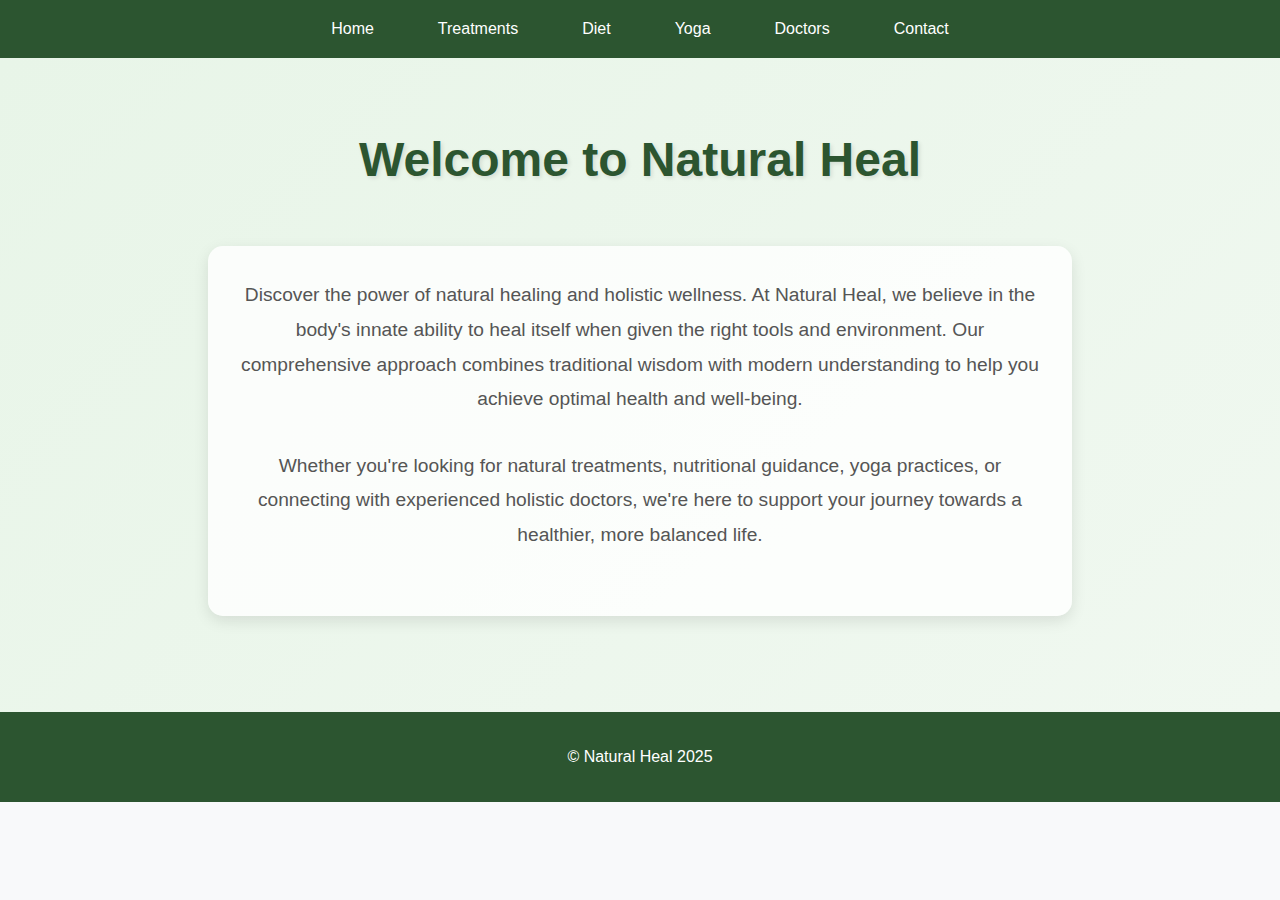
<file: natural heal project/index.html>
<!DOCTYPE html>
<html lang="en">
<head>
    <meta charset="UTF-8">
    <meta name="viewport" content="width=device-width, initial-scale=1.0">
    <title>Natural Heal - Your Wellness Journey</title>
    <link rel="stylesheet" href="style.css">
</head>
<body>
    <!-- Navigation Bar -->
    <nav>
        <ul>
            <li><a href="#home">Home</a></li>
            <li><a href="#treatments">Treatments</a></li>
            <li><a href="#diet">Diet</a></li>
            <li><a href="#yoga">Yoga</a></li>
            <li><a href="#doctors">Doctors</a></li>
            <li><a href="#contact">Contact</a></li>
        </ul>
    </nav>

    <!-- Welcome Section -->
    <section class="welcome-section" id="home">
        <h1>Welcome to Natural Heal</h1>
        <div class="intro-text">
            <p>Discover the power of natural healing and holistic wellness. At Natural Heal, we believe in the body's innate ability to heal itself when given the right tools and environment. Our comprehensive approach combines traditional wisdom with modern understanding to help you achieve optimal health and well-being.</p>
            <p>Whether you're looking for natural treatments, nutritional guidance, yoga practices, or connecting with experienced holistic doctors, we're here to support your journey towards a healthier, more balanced life.</p>
        </div>
    </section>

    <!-- Footer -->
    <footer>
        <p>&copy; Natural Heal 2025</p>
    </footer>
</body>
</html>
</file>
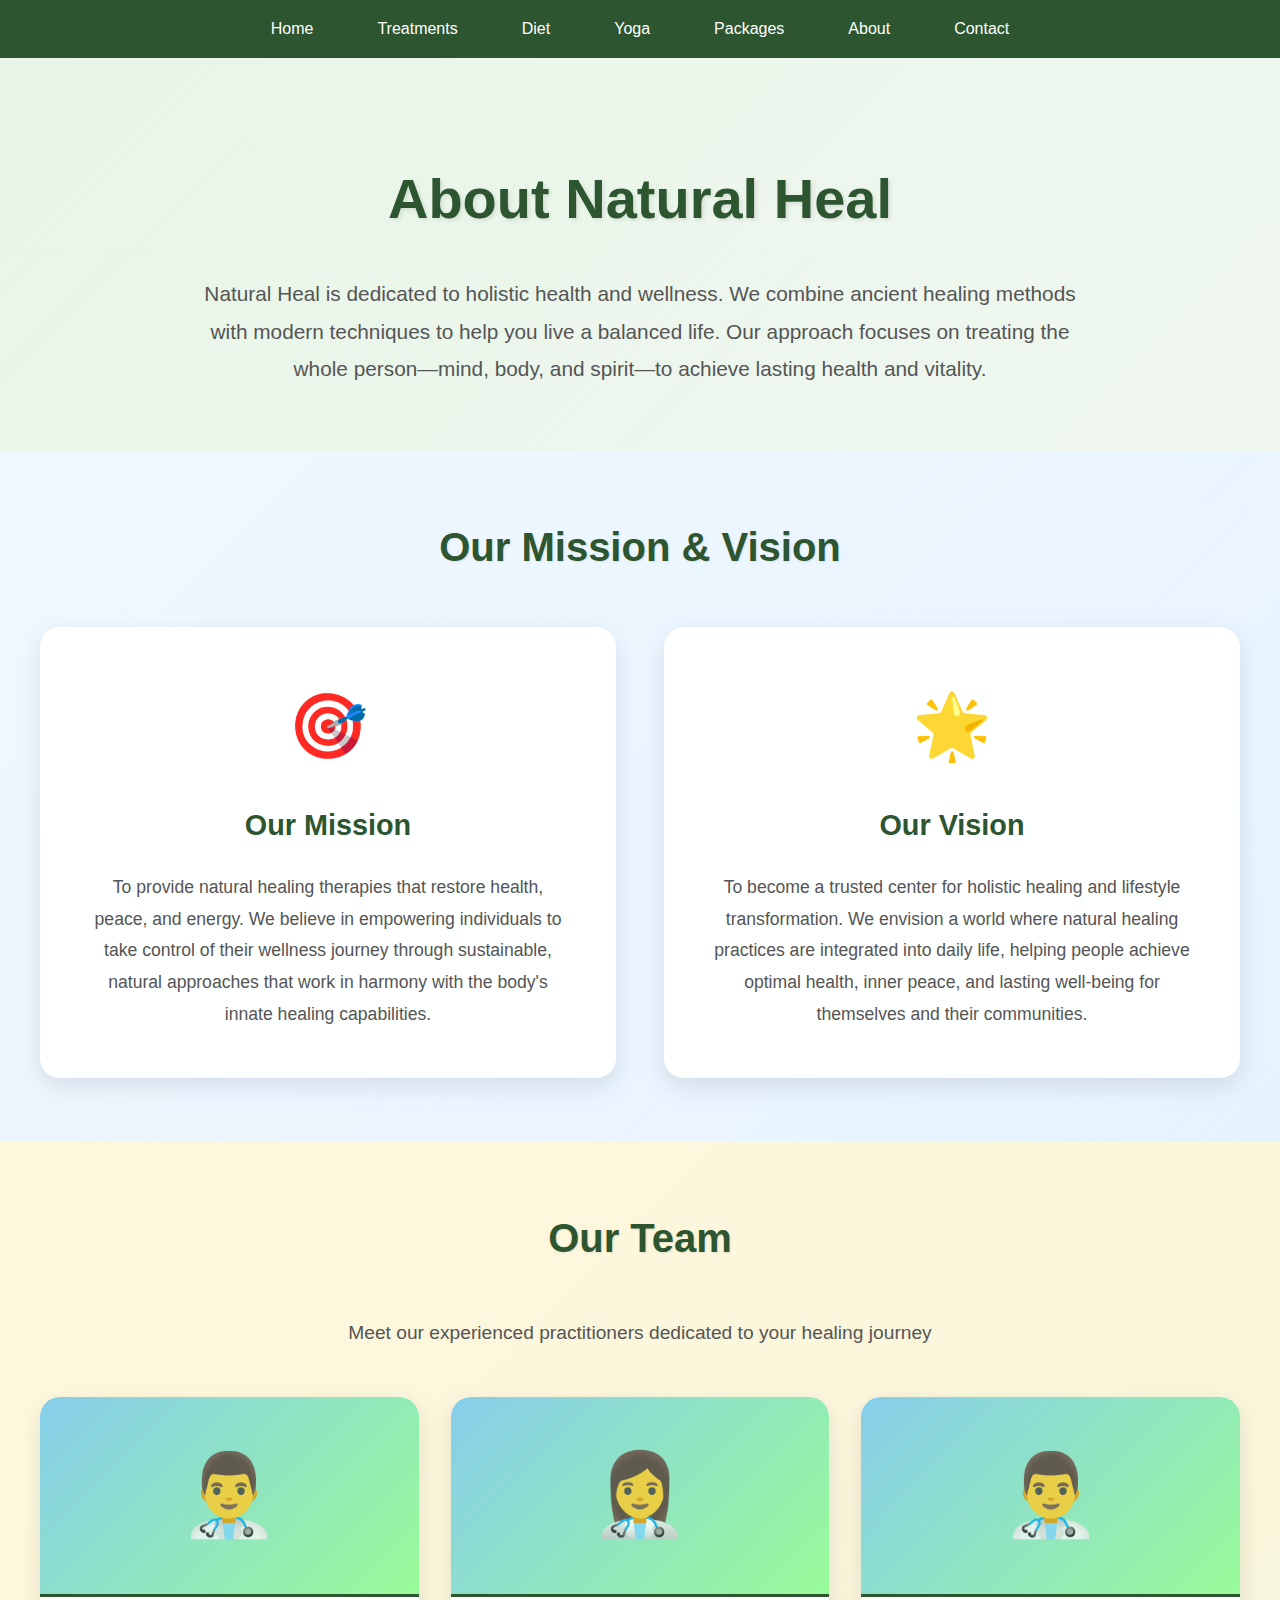
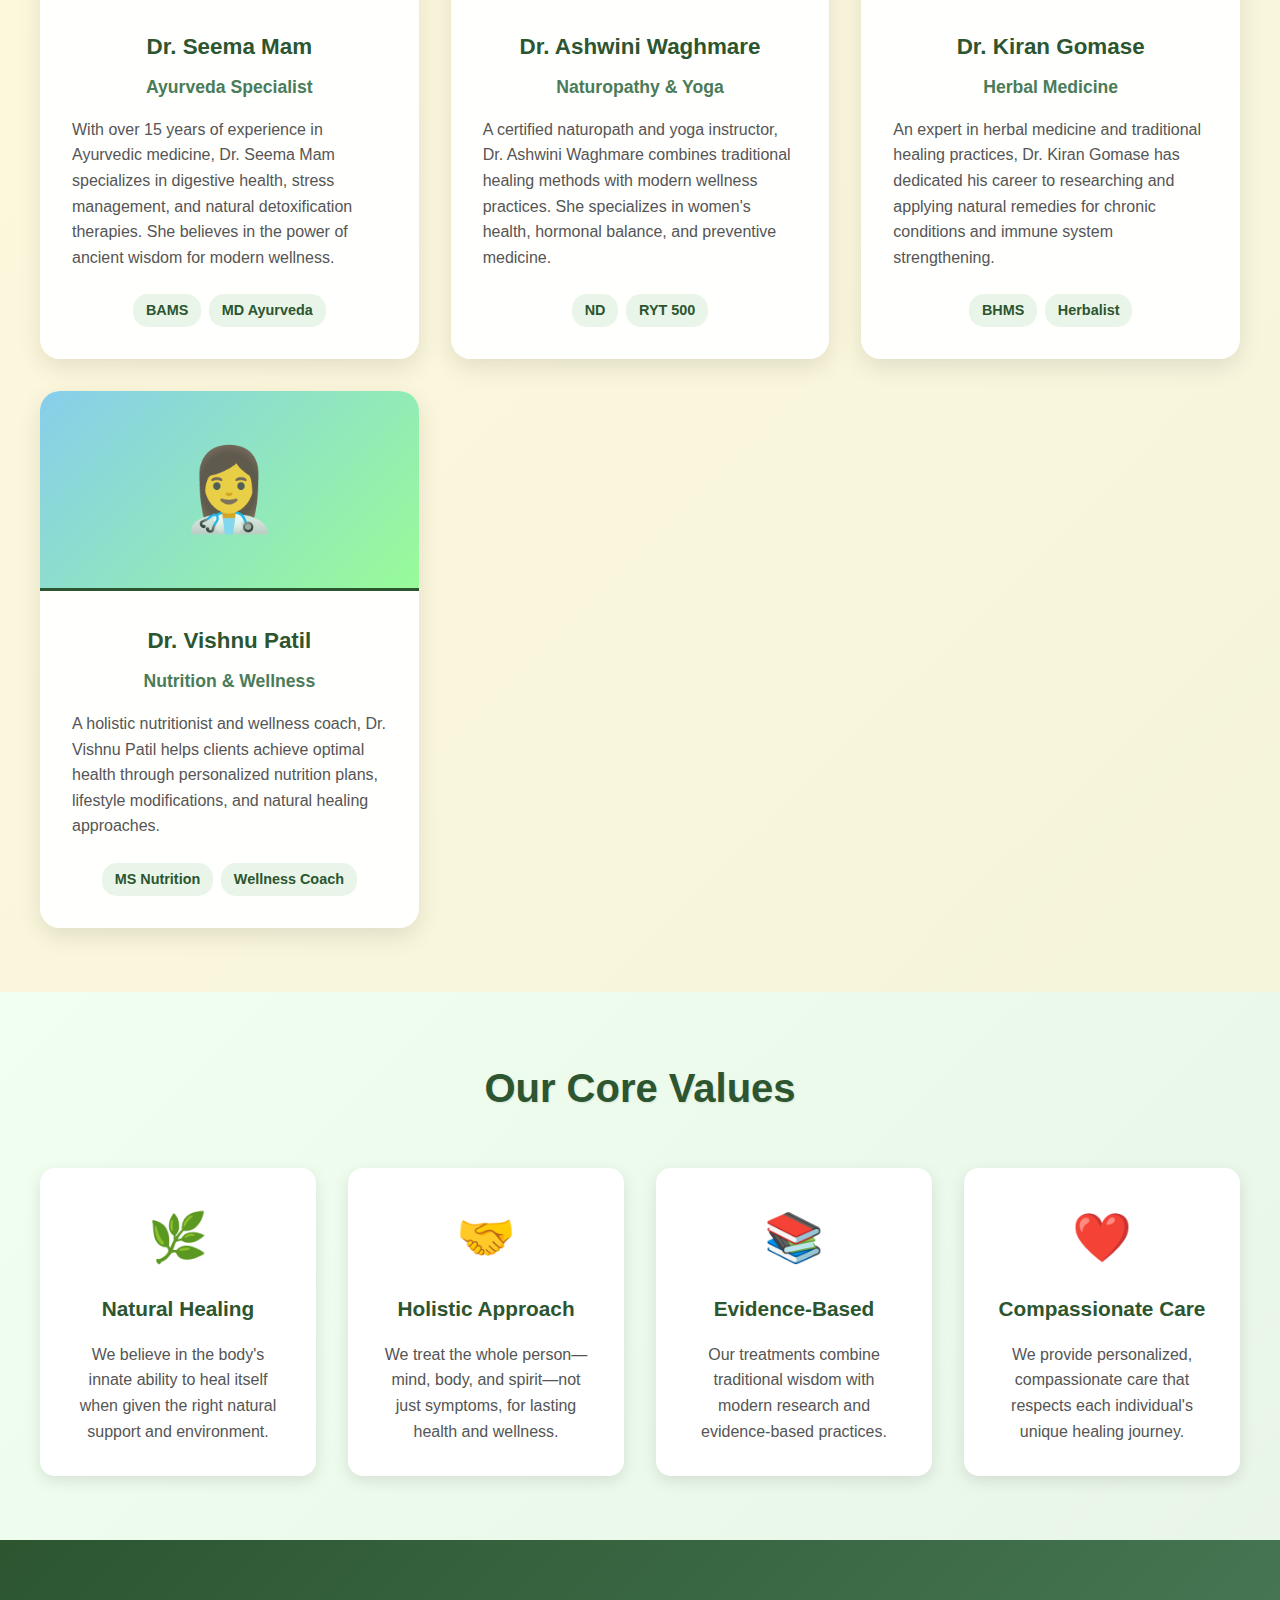
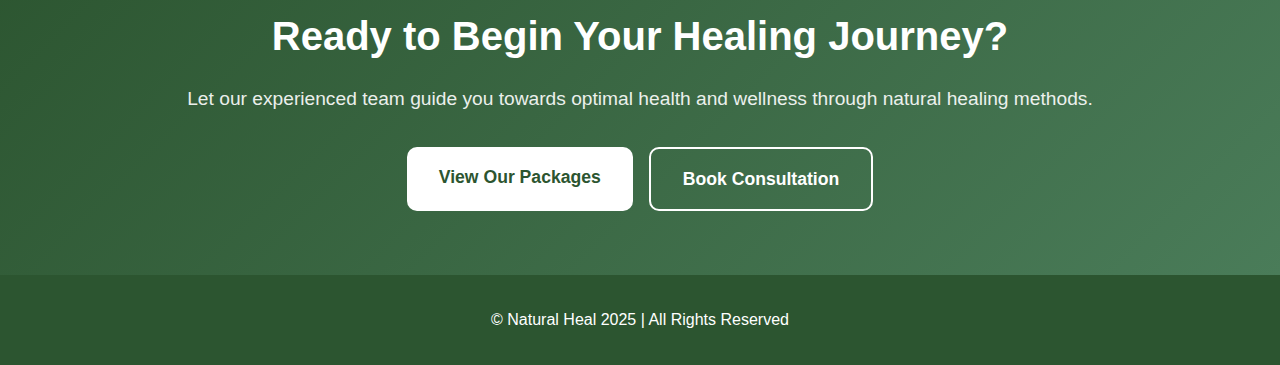
<file: natural heal project/about.html>
<!DOCTYPE html>
<html lang="en">
<head>
    <meta charset="UTF-8">
    <meta name="viewport" content="width=device-width, initial-scale=1.0">
    <title>About Us - Natural Heal</title>
    <link rel="stylesheet" href="style.css">
</head>
<body>
    <!-- Navigation Bar -->
    <nav>
        <ul>
            <li><a href="index.html">Home</a></li>
            <li><a href="treatments.html">Treatments</a></li>
            <li><a href="diet.html">Diet</a></li>
            <li><a href="yoga.html">Yoga</a></li>
            <li><a href="packages.html">Packages</a></li>
            <li><a href="about.html">About</a></li>
            <li><a href="#contact">Contact</a></li>
        </ul>
    </nav>

    <!-- Hero Section -->
    <section class="about-hero">
        <div class="container">
            <h1>About Natural Heal</h1>
            <div class="hero-content">
                <p class="hero-intro">
                    Natural Heal is dedicated to holistic health and wellness. We combine ancient healing methods 
                    with modern techniques to help you live a balanced life. Our approach focuses on treating the 
                    whole person—mind, body, and spirit—to achieve lasting health and vitality.
                </p>
            </div>
        </div>
    </section>

    <!-- Mission & Vision Section -->
    <section class="mission-vision-section">
        <div class="container">
            <h2>Our Mission & Vision</h2>
            <div class="mission-vision-grid">
                <div class="mission-card">
                    <div class="mission-icon">🎯</div>
                    <h3>Our Mission</h3>
                    <p>
                        To provide natural healing therapies that restore health, peace, and energy. 
                        We believe in empowering individuals to take control of their wellness journey 
                        through sustainable, natural approaches that work in harmony with the body's 
                        innate healing capabilities.
                    </p>
                </div>
                <div class="vision-card">
                    <div class="vision-icon">🌟</div>
                    <h3>Our Vision</h3>
                    <p>
                        To become a trusted center for holistic healing and lifestyle transformation. 
                        We envision a world where natural healing practices are integrated into daily 
                        life, helping people achieve optimal health, inner peace, and lasting well-being 
                        for themselves and their communities.
                    </p>
                </div>
            </div>
        </div>
    </section>

    <!-- Our Team Section -->
    <section class="team-section">
        <div class="container">
            <h2>Our Team</h2>
            <p class="team-subtitle">Meet our experienced practitioners dedicated to your healing journey</p>
            
            <div class="team-grid">
                <!-- Team Member 1 -->
                <div class="team-card">
                    <div class="team-image">
                        <div class="placeholder-image">👨‍⚕️</div>
                    </div>
                    <div class="team-content">
                        <h3>Dr. Seema Mam</h3>
                        <p class="specialization">Ayurveda Specialist</p>
                        <p class="team-description">
                            With over 15 years of experience in Ayurvedic medicine, Dr. Seema Mam
                            specializes in digestive health, stress management, and natural detoxification therapies. 
                            She believes in the power of ancient wisdom for modern wellness.
                        </p>
                        <div class="team-qualifications">
                            <span class="qualification">BAMS</span>
                            <span class="qualification">MD Ayurveda</span>
                        </div>
                    </div>
                </div>

                <!-- Team Member 2 -->
                <div class="team-card">
                    <div class="team-image">
                        <div class="placeholder-image">👩‍⚕️</div>
                    </div>
                    <div class="team-content">
                        <h3>Dr. Ashwini Waghmare</h3>
                        <p class="specialization">Naturopathy & Yoga</p>
                        <p class="team-description">
                            A certified naturopath and yoga instructor, Dr. Ashwini Waghmare combines traditional 
                            healing methods with modern wellness practices. She specializes in women's 
                            health, hormonal balance, and preventive medicine.
                        </p>
                        <div class="team-qualifications">
                            <span class="qualification">ND</span>
                            <span class="qualification">RYT 500</span>
                        </div>
                    </div>
                </div>

                <!-- Team Member 3 -->
                <div class="team-card">
                    <div class="team-image">
                        <div class="placeholder-image">👨‍⚕️</div>
                    </div>
                    <div class="team-content">
                        <h3>Dr. Kiran Gomase</h3>
                        <p class="specialization">Herbal Medicine</p>
                        <p class="team-description">
                            An expert in herbal medicine and traditional healing practices, Dr. Kiran Gomase 
                            has dedicated his career to researching and applying natural remedies for 
                            chronic conditions and immune system strengthening.
                        </p>
                        <div class="team-qualifications">
                            <span class="qualification">BHMS</span>
                            <span class="qualification">Herbalist</span>
                        </div>
                    </div>
                </div>

                <!-- Team Member 4 -->
                <div class="team-card">
                    <div class="team-image">
                        <div class="placeholder-image">👩‍⚕️</div>
                    </div>
                    <div class="team-content">
                        <h3>Dr. Vishnu Patil</h3>
                        <p class="specialization">Nutrition & Wellness</p>
                        <p class="team-description">
                            A holistic nutritionist and wellness coach, Dr. Vishnu Patil helps clients achieve 
                            optimal health through personalized nutrition plans, lifestyle modifications, 
                            and natural healing approaches.
                        </p>
                        <div class="team-qualifications">
                            <span class="qualification">MS Nutrition</span>
                            <span class="qualification">Wellness Coach</span>
                        </div>
                    </div>
                </div>
            </div>
        </div>
    </section>

    <!-- Values Section -->
    <section class="values-section">
        <div class="container">
            <h2>Our Core Values</h2>
            <div class="values-grid">
                <div class="value-card">
                    <div class="value-icon">🌿</div>
                    <h4>Natural Healing</h4>
                    <p>We believe in the body's innate ability to heal itself when given the right natural support and environment.</p>
                </div>
                <div class="value-card">
                    <div class="value-icon">🤝</div>
                    <h4>Holistic Approach</h4>
                    <p>We treat the whole person—mind, body, and spirit—not just symptoms, for lasting health and wellness.</p>
                </div>
                <div class="value-card">
                    <div class="value-icon">📚</div>
                    <h4>Evidence-Based</h4>
                    <p>Our treatments combine traditional wisdom with modern research and evidence-based practices.</p>
                </div>
                <div class="value-card">
                    <div class="value-icon">❤️</div>
                    <h4>Compassionate Care</h4>
                    <p>We provide personalized, compassionate care that respects each individual's unique healing journey.</p>
                </div>
            </div>
        </div>
    </section>

    <!-- Call to Action -->
    <section class="cta-section">
        <div class="container">
            <div class="cta-content">
                <h3>Ready to Begin Your Healing Journey?</h3>
                <p>Let our experienced team guide you towards optimal health and wellness through natural healing methods.</p>
                <div class="cta-buttons">
                    <a href="packages.html" class="cta-btn primary">View Our Packages</a>
                    <a href="appointment.php" class="cta-btn secondary">Book Consultation</a>
                </div>
            </div>
        </div>
    </section>

    <!-- Footer -->
    <footer>
        <p>&copy; Natural Heal 2025 | All Rights Reserved</p>
    </footer>

    <style>
        /* Additional styles for about.html */
        .about-hero {
            background: linear-gradient(135deg, #e8f5e8, #f0f8f0);
            padding: 6rem 2rem 4rem;
            text-align: center;
        }

        .about-hero h1 {
            font-size: 3.5rem;
            color: #2c5530;
            margin-bottom: 2rem;
            text-shadow: 2px 2px 4px rgba(0,0,0,0.1);
        }

        .hero-intro {
            font-size: 1.3rem;
            color: #555;
            max-width: 900px;
            margin: 0 auto;
            line-height: 1.8;
        }

        .mission-vision-section, .team-section, .values-section, .cta-section {
            padding: 4rem 2rem;
        }

        .mission-vision-section {
            background: linear-gradient(135deg, #f0f8ff, #e6f3ff);
        }

        .team-section {
            background: linear-gradient(135deg, #fff8dc, #f5f5dc);
        }

        .values-section {
            background: linear-gradient(135deg, #f0fff0, #e8f5e8);
        }

        .cta-section {
            background: linear-gradient(135deg, #2c5530, #4a7c59);
            color: white;
        }

        .container {
            max-width: 1200px;
            margin: 0 auto;
        }

        .mission-vision-section h2, .team-section h2, .values-section h2 {
            font-size: 2.5rem;
            color: #2c5530;
            text-align: center;
            margin-bottom: 3rem;
            text-shadow: 1px 1px 2px rgba(0,0,0,0.1);
        }

        .mission-vision-grid {
            display: grid;
            grid-template-columns: repeat(auto-fit, minmax(400px, 1fr));
            gap: 3rem;
        }

        .mission-card, .vision-card {
            background-color: rgba(255, 255, 255, 0.95);
            padding: 3rem;
            border-radius: 20px;
            box-shadow: 0 8px 25px rgba(0,0,0,0.1);
            text-align: center;
            transition: transform 0.3s ease;
        }

        .mission-card:hover, .vision-card:hover {
            transform: translateY(-5px);
        }

        .mission-icon, .vision-icon {
            font-size: 4rem;
            margin-bottom: 1.5rem;
        }

        .mission-card h3, .vision-card h3 {
            color: #2c5530;
            font-size: 1.8rem;
            margin-bottom: 1.5rem;
        }

        .mission-card p, .vision-card p {
            color: #555;
            line-height: 1.8;
            font-size: 1.1rem;
        }

        .team-subtitle {
            text-align: center;
            font-size: 1.2rem;
            color: #555;
            margin-bottom: 3rem;
        }

        .team-grid {
            display: grid;
            grid-template-columns: repeat(auto-fit, minmax(280px, 1fr));
            gap: 2rem;
        }

        .team-card {
            background-color: rgba(255, 255, 255, 0.95);
            border-radius: 20px;
            overflow: hidden;
            box-shadow: 0 8px 25px rgba(0,0,0,0.1);
            transition: transform 0.3s ease, box-shadow 0.3s ease;
        }

        .team-card:hover {
            transform: translateY(-8px);
            box-shadow: 0 15px 35px rgba(0,0,0,0.15);
        }

        .team-image {
            height: 200px;
            background: linear-gradient(135deg, #87ceeb, #98fb98);
            display: flex;
            align-items: center;
            justify-content: center;
            border-bottom: 3px solid #2c5530;
        }

        .placeholder-image {
            font-size: 5rem;
            opacity: 0.8;
        }

        .team-content {
            padding: 2rem;
            text-align: center;
        }

        .team-content h3 {
            color: #2c5530;
            font-size: 1.4rem;
            margin-bottom: 0.5rem;
        }

        .specialization {
            color: #4a7c59;
            font-weight: bold;
            margin-bottom: 1rem;
            font-size: 1.1rem;
        }

        .team-description {
            color: #555;
            line-height: 1.6;
            margin-bottom: 1.5rem;
            text-align: left;
        }

        .team-qualifications {
            display: flex;
            gap: 0.5rem;
            justify-content: center;
            flex-wrap: wrap;
        }

        .qualification {
            background-color: #e8f5e8;
            color: #2c5530;
            padding: 0.3rem 0.8rem;
            border-radius: 15px;
            font-size: 0.9rem;
            font-weight: bold;
        }

        .values-grid {
            display: grid;
            grid-template-columns: repeat(auto-fit, minmax(250px, 1fr));
            gap: 2rem;
        }

        .value-card {
            background-color: rgba(255, 255, 255, 0.95);
            padding: 2rem;
            border-radius: 15px;
            text-align: center;
            box-shadow: 0 5px 15px rgba(0,0,0,0.1);
            transition: transform 0.3s ease;
        }

        .value-card:hover {
            transform: translateY(-5px);
        }

        .value-icon {
            font-size: 3rem;
            margin-bottom: 1rem;
        }

        .value-card h4 {
            color: #2c5530;
            font-size: 1.3rem;
            margin-bottom: 1rem;
        }

        .value-card p {
            color: #555;
            line-height: 1.6;
        }

        .cta-content {
            text-align: center;
        }

        .cta-content h3 {
            font-size: 2.5rem;
            margin-bottom: 1rem;
        }

        .cta-content p {
            font-size: 1.2rem;
            margin-bottom: 2rem;
            opacity: 0.9;
        }

        .cta-buttons {
            display: flex;
            gap: 1rem;
            justify-content: center;
            flex-wrap: wrap;
        }

        .cta-btn {
            padding: 1rem 2rem;
            border-radius: 10px;
            text-decoration: none;
            font-weight: bold;
            font-size: 1.1rem;
            transition: all 0.3s ease;
            display: inline-block;
        }

        .cta-btn.primary {
            background-color: white;
            color: #2c5530;
        }

        .cta-btn.primary:hover {
            background-color: #f8f9fa;
            transform: translateY(-2px);
        }

        .cta-btn.secondary {
            background-color: transparent;
            color: white;
            border: 2px solid white;
        }

        .cta-btn.secondary:hover {
            background-color: white;
            color: #2c5530;
            transform: translateY(-2px);
        }

        @media (max-width: 768px) {
            .about-hero {
                padding: 4rem 1rem 2rem;
            }

            .about-hero h1 {
                font-size: 2.5rem;
            }

            .hero-intro {
                font-size: 1.1rem;
            }

            .mission-vision-section, .team-section, .values-section, .cta-section {
                padding: 2rem 1rem;
            }

            .mission-vision-section h2, .team-section h2, .values-section h2 {
                font-size: 2rem;
            }

            .mission-vision-grid {
                grid-template-columns: 1fr;
                gap: 2rem;
            }

            .team-grid, .values-grid {
                grid-template-columns: 1fr;
                gap: 1.5rem;
            }

            .mission-card, .vision-card, .team-content, .value-card {
                padding: 1.5rem;
            }

            .cta-buttons {
                flex-direction: column;
                align-items: center;
            }

            .cta-content h3 {
                font-size: 2rem;
            }
        }
    </style>
</body>
</html>
</file>
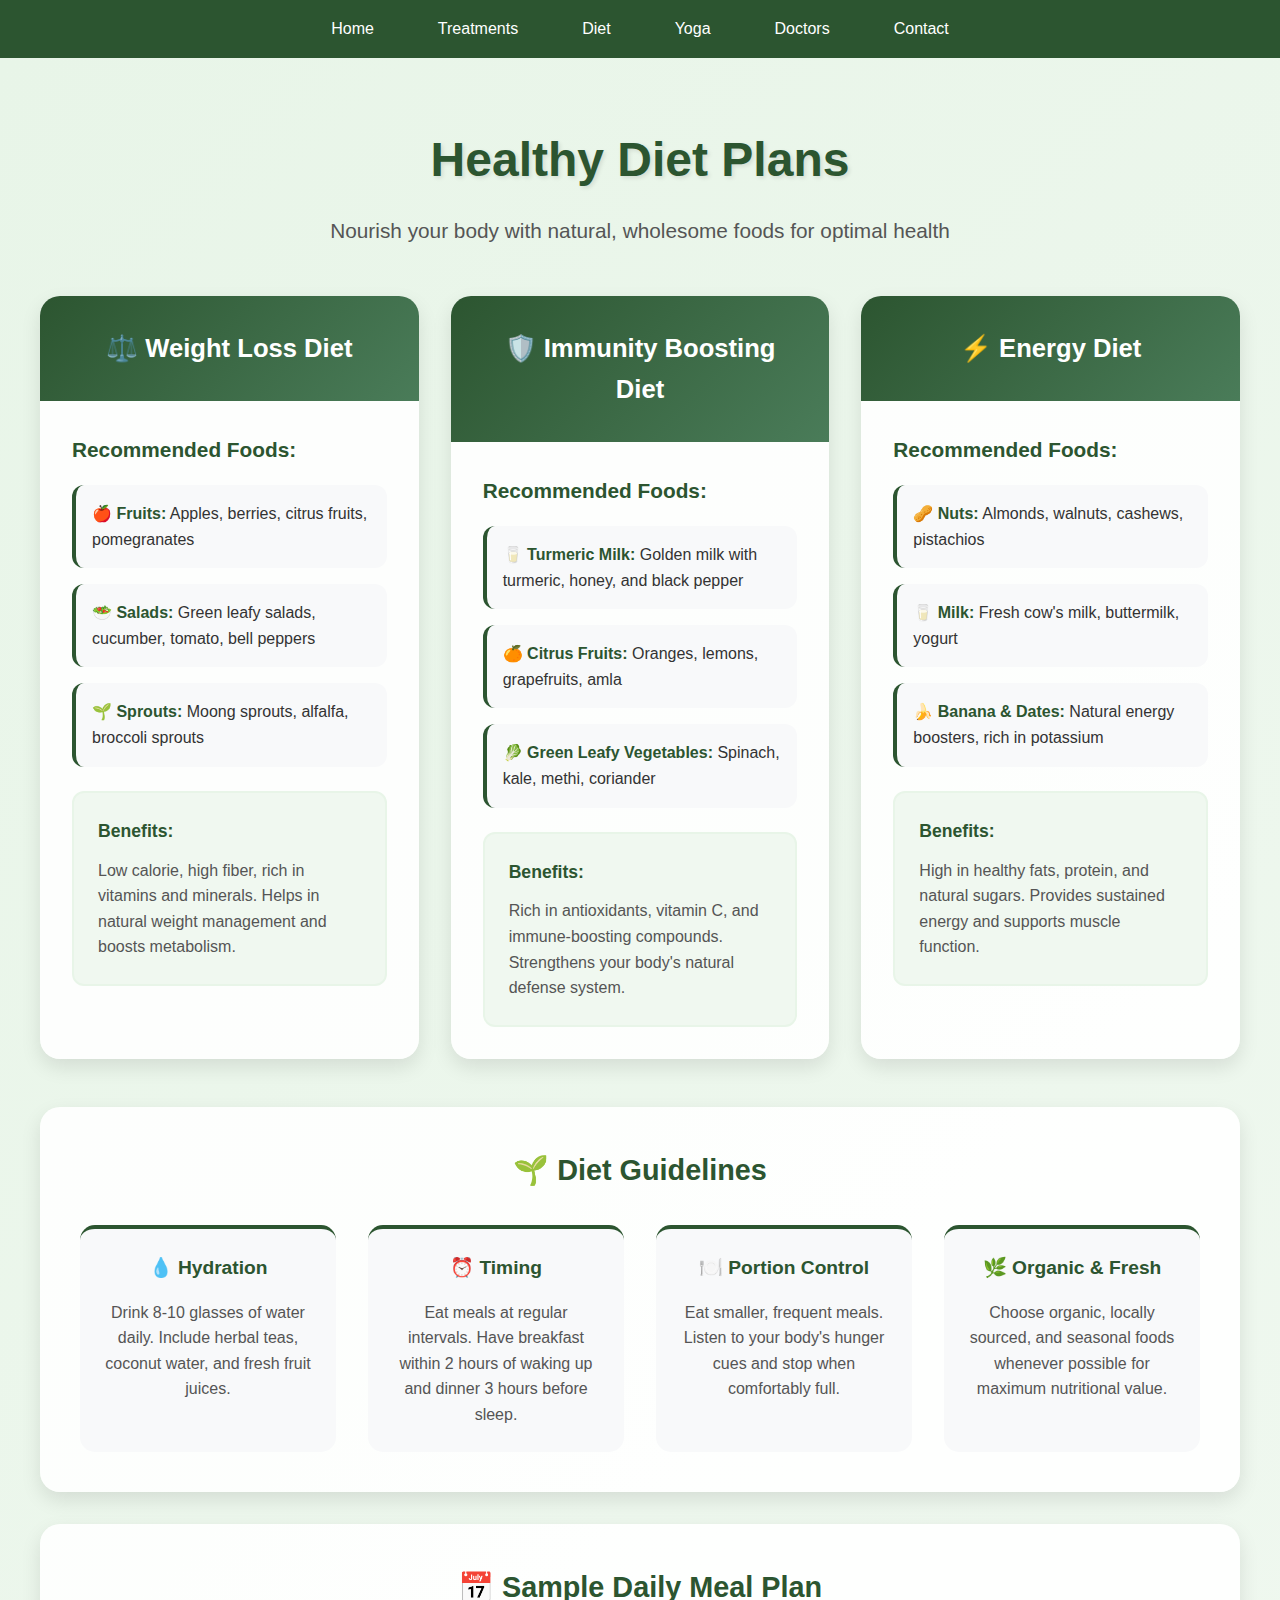
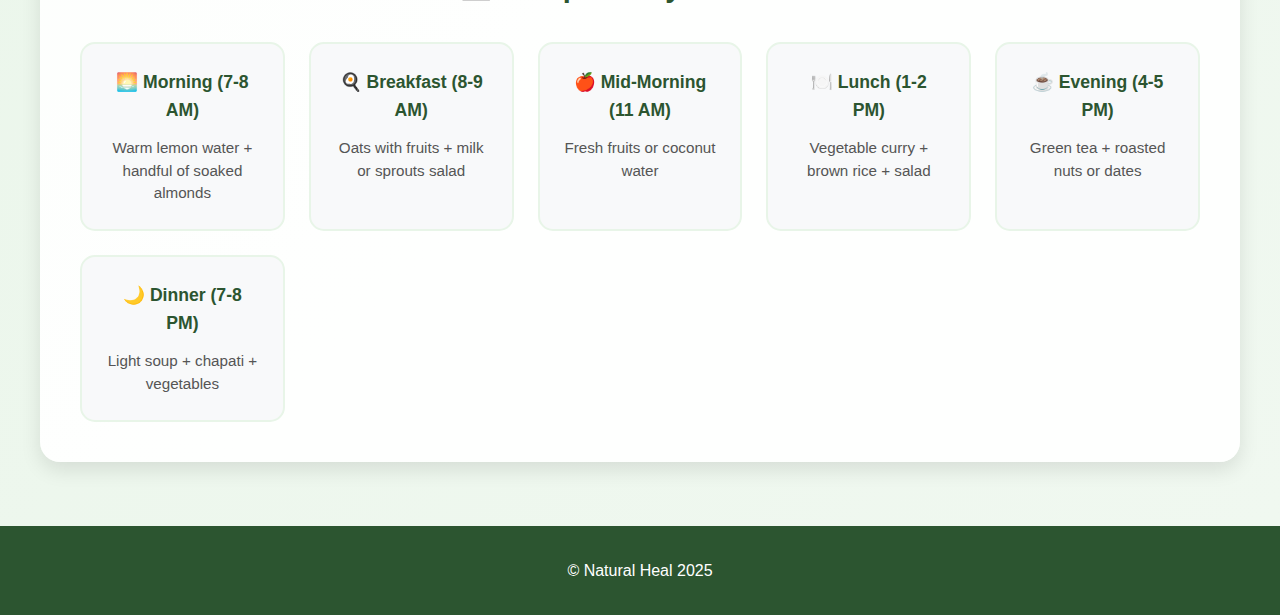
<file: natural heal project/diet.html>
<!DOCTYPE html>
<html lang="en">
<head>
    <meta charset="UTF-8">
    <meta name="viewport" content="width=device-width, initial-scale=1.0">
    <title>Healthy Diet Plans - Natural Heal</title>
    <link rel="stylesheet" href="style.css">
</head>
<body>
    <!-- Navigation Bar -->
    <nav>
        <ul>
            <li><a href="index.html">Home</a></li>
            <li><a href="treatments.html">Treatments</a></li>
            <li><a href="diet.html">Diet</a></li>
            <li><a href="#yoga">Yoga</a></li>
            <li><a href="#doctors">Doctors</a></li>
            <li><a href="#contact">Contact</a></li>
        </ul>
    </nav>

    <!-- Diet Section -->
    <section class="diet-section">
        <div class="container">
            <h1>Healthy Diet Plans</h1>
            <p class="subtitle">Nourish your body with natural, wholesome foods for optimal health</p>
            
            <div class="diet-cards">
                <!-- Weight Loss Diet Card -->
                <div class="diet-card">
                    <div class="card-header">
                        <h3>⚖️ Weight Loss Diet</h3>
                    </div>
                    <div class="card-content">
                        <h4>Recommended Foods:</h4>
                        <ul>
                            <li><strong>🍎 Fruits:</strong> Apples, berries, citrus fruits, pomegranates</li>
                            <li><strong>🥗 Salads:</strong> Green leafy salads, cucumber, tomato, bell peppers</li>
                            <li><strong>🌱 Sprouts:</strong> Moong sprouts, alfalfa, broccoli sprouts</li>
                        </ul>
                        <div class="diet-benefits">
                            <h5>Benefits:</h5>
                            <p>Low calorie, high fiber, rich in vitamins and minerals. Helps in natural weight management and boosts metabolism.</p>
                        </div>
                    </div>
                </div>

                <!-- Immunity Boosting Diet Card -->
                <div class="diet-card">
                    <div class="card-header">
                        <h3>🛡️ Immunity Boosting Diet</h3>
                    </div>
                    <div class="card-content">
                        <h4>Recommended Foods:</h4>
                        <ul>
                            <li><strong>🥛 Turmeric Milk:</strong> Golden milk with turmeric, honey, and black pepper</li>
                            <li><strong>🍊 Citrus Fruits:</strong> Oranges, lemons, grapefruits, amla</li>
                            <li><strong>🥬 Green Leafy Vegetables:</strong> Spinach, kale, methi, coriander</li>
                        </ul>
                        <div class="diet-benefits">
                            <h5>Benefits:</h5>
                            <p>Rich in antioxidants, vitamin C, and immune-boosting compounds. Strengthens your body's natural defense system.</p>
                        </div>
                    </div>
                </div>

                <!-- Energy Diet Card -->
                <div class="diet-card">
                    <div class="card-header">
                        <h3>⚡ Energy Diet</h3>
                    </div>
                    <div class="card-content">
                        <h4>Recommended Foods:</h4>
                        <ul>
                            <li><strong>🥜 Nuts:</strong> Almonds, walnuts, cashews, pistachios</li>
                            <li><strong>🥛 Milk:</strong> Fresh cow's milk, buttermilk, yogurt</li>
                            <li><strong>🍌 Banana & Dates:</strong> Natural energy boosters, rich in potassium</li>
                        </ul>
                        <div class="diet-benefits">
                            <h5>Benefits:</h5>
                            <p>High in healthy fats, protein, and natural sugars. Provides sustained energy and supports muscle function.</p>
                        </div>
                    </div>
                </div>
            </div>

            <!-- Additional Information -->
            <div class="info-section">
                <h3>🌱 Diet Guidelines</h3>
                <div class="info-grid">
                    <div class="info-item">
                        <h4>💧 Hydration</h4>
                        <p>Drink 8-10 glasses of water daily. Include herbal teas, coconut water, and fresh fruit juices.</p>
                    </div>
                    <div class="info-item">
                        <h4>⏰ Timing</h4>
                        <p>Eat meals at regular intervals. Have breakfast within 2 hours of waking up and dinner 3 hours before sleep.</p>
                    </div>
                    <div class="info-item">
                        <h4>🍽️ Portion Control</h4>
                        <p>Eat smaller, frequent meals. Listen to your body's hunger cues and stop when comfortably full.</p>
                    </div>
                    <div class="info-item">
                        <h4>🌿 Organic & Fresh</h4>
                        <p>Choose organic, locally sourced, and seasonal foods whenever possible for maximum nutritional value.</p>
                    </div>
                </div>
            </div>

            <!-- Sample Meal Plan -->
            <div class="meal-plan-section">
                <h3>📅 Sample Daily Meal Plan</h3>
                <div class="meal-plan-grid">
                    <div class="meal-item">
                        <h4>🌅 Morning (7-8 AM)</h4>
                        <p>Warm lemon water + handful of soaked almonds</p>
                    </div>
                    <div class="meal-item">
                        <h4>🍳 Breakfast (8-9 AM)</h4>
                        <p>Oats with fruits + milk or sprouts salad</p>
                    </div>
                    <div class="meal-item">
                        <h4>🍎 Mid-Morning (11 AM)</h4>
                        <p>Fresh fruits or coconut water</p>
                    </div>
                    <div class="meal-item">
                        <h4>🍽️ Lunch (1-2 PM)</h4>
                        <p>Vegetable curry + brown rice + salad</p>
                    </div>
                    <div class="meal-item">
                        <h4>☕ Evening (4-5 PM)</h4>
                        <p>Green tea + roasted nuts or dates</p>
                    </div>
                    <div class="meal-item">
                        <h4>🌙 Dinner (7-8 PM)</h4>
                        <p>Light soup + chapati + vegetables</p>
                    </div>
                </div>
            </div>
        </div>
    </section>

    <!-- Footer -->
    <footer>
        <p>&copy; Natural Heal 2025</p>
    </footer>

    <style>
        /* Additional styles for diet.html */
        .diet-section {
            background: linear-gradient(135deg, #e8f5e8, #f0f8f0);
            padding: 4rem 2rem;
            min-height: 80vh;
        }

        .container {
            max-width: 1200px;
            margin: 0 auto;
        }

        .diet-section h1 {
            font-size: 3rem;
            color: #2c5530;
            text-align: center;
            margin-bottom: 1rem;
            text-shadow: 2px 2px 4px rgba(0,0,0,0.1);
        }

        .subtitle {
            text-align: center;
            font-size: 1.3rem;
            color: #555;
            margin-bottom: 3rem;
        }

        .diet-cards {
            display: grid;
            grid-template-columns: repeat(auto-fit, minmax(350px, 1fr));
            gap: 2rem;
            margin-bottom: 3rem;
        }

        .diet-card {
            background-color: rgba(255, 255, 255, 0.9);
            border-radius: 20px;
            box-shadow: 0 8px 20px rgba(0,0,0,0.1);
            overflow: hidden;
            transition: transform 0.3s ease, box-shadow 0.3s ease;
        }

        .diet-card:hover {
            transform: translateY(-8px);
            box-shadow: 0 15px 30px rgba(0,0,0,0.15);
        }

        .card-header {
            background: linear-gradient(135deg, #2c5530, #4a7c59);
            color: white;
            padding: 2rem;
            text-align: center;
        }

        .card-header h3 {
            font-size: 1.6rem;
            margin: 0;
        }

        .card-content {
            padding: 2rem;
        }

        .card-content h4 {
            color: #2c5530;
            margin-bottom: 1.2rem;
            font-size: 1.3rem;
        }

        .card-content ul {
            list-style: none;
            padding: 0;
            margin-bottom: 1.5rem;
        }

        .card-content li {
            margin-bottom: 1rem;
            padding: 1rem;
            background-color: #f8f9fa;
            border-radius: 12px;
            border-left: 4px solid #2c5530;
            transition: background-color 0.3s ease;
        }

        .card-content li:hover {
            background-color: #e8f5e8;
        }

        .card-content strong {
            color: #2c5530;
            font-weight: bold;
        }

        .diet-benefits {
            background-color: #f0f8f0;
            padding: 1.5rem;
            border-radius: 12px;
            border: 2px solid #e8f5e8;
        }

        .diet-benefits h5 {
            color: #2c5530;
            margin-bottom: 0.8rem;
            font-size: 1.1rem;
        }

        .diet-benefits p {
            color: #555;
            line-height: 1.6;
            margin: 0;
        }

        .info-section {
            background-color: rgba(255, 255, 255, 0.9);
            padding: 2.5rem;
            border-radius: 20px;
            box-shadow: 0 8px 20px rgba(0,0,0,0.1);
            margin-bottom: 2rem;
        }

        .info-section h3 {
            color: #2c5530;
            text-align: center;
            margin-bottom: 2rem;
            font-size: 1.8rem;
        }

        .info-grid {
            display: grid;
            grid-template-columns: repeat(auto-fit, minmax(250px, 1fr));
            gap: 2rem;
        }

        .info-item {
            text-align: center;
            padding: 1.5rem;
            background-color: #f8f9fa;
            border-radius: 15px;
            border-top: 4px solid #2c5530;
            transition: transform 0.3s ease;
        }

        .info-item:hover {
            transform: translateY(-3px);
        }

        .info-item h4 {
            color: #2c5530;
            margin-bottom: 1rem;
            font-size: 1.2rem;
        }

        .info-item p {
            color: #555;
            line-height: 1.6;
        }

        .meal-plan-section {
            background-color: rgba(255, 255, 255, 0.9);
            padding: 2.5rem;
            border-radius: 20px;
            box-shadow: 0 8px 20px rgba(0,0,0,0.1);
        }

        .meal-plan-section h3 {
            color: #2c5530;
            text-align: center;
            margin-bottom: 2rem;
            font-size: 1.8rem;
        }

        .meal-plan-grid {
            display: grid;
            grid-template-columns: repeat(auto-fit, minmax(200px, 1fr));
            gap: 1.5rem;
        }

        .meal-item {
            text-align: center;
            padding: 1.5rem;
            background-color: #f8f9fa;
            border-radius: 15px;
            border: 2px solid #e8f5e8;
            transition: all 0.3s ease;
        }

        .meal-item:hover {
            background-color: #e8f5e8;
            transform: translateY(-2px);
        }

        .meal-item h4 {
            color: #2c5530;
            margin-bottom: 0.8rem;
            font-size: 1.1rem;
        }

        .meal-item p {
            color: #555;
            line-height: 1.5;
            margin: 0;
            font-size: 0.95rem;
        }

        @media (max-width: 768px) {
            .diet-section {
                padding: 2rem 1rem;
            }

            .diet-section h1 {
                font-size: 2.2rem;
            }

            .diet-cards {
                grid-template-columns: 1fr;
                gap: 1.5rem;
            }

            .info-grid, .meal-plan-grid {
                grid-template-columns: 1fr;
                gap: 1.5rem;
            }

            .card-content, .info-section, .meal-plan-section {
                padding: 1.5rem;
            }

            .card-header {
                padding: 1.5rem;
            }
        }
    </style>
</body>
</html>
</file>
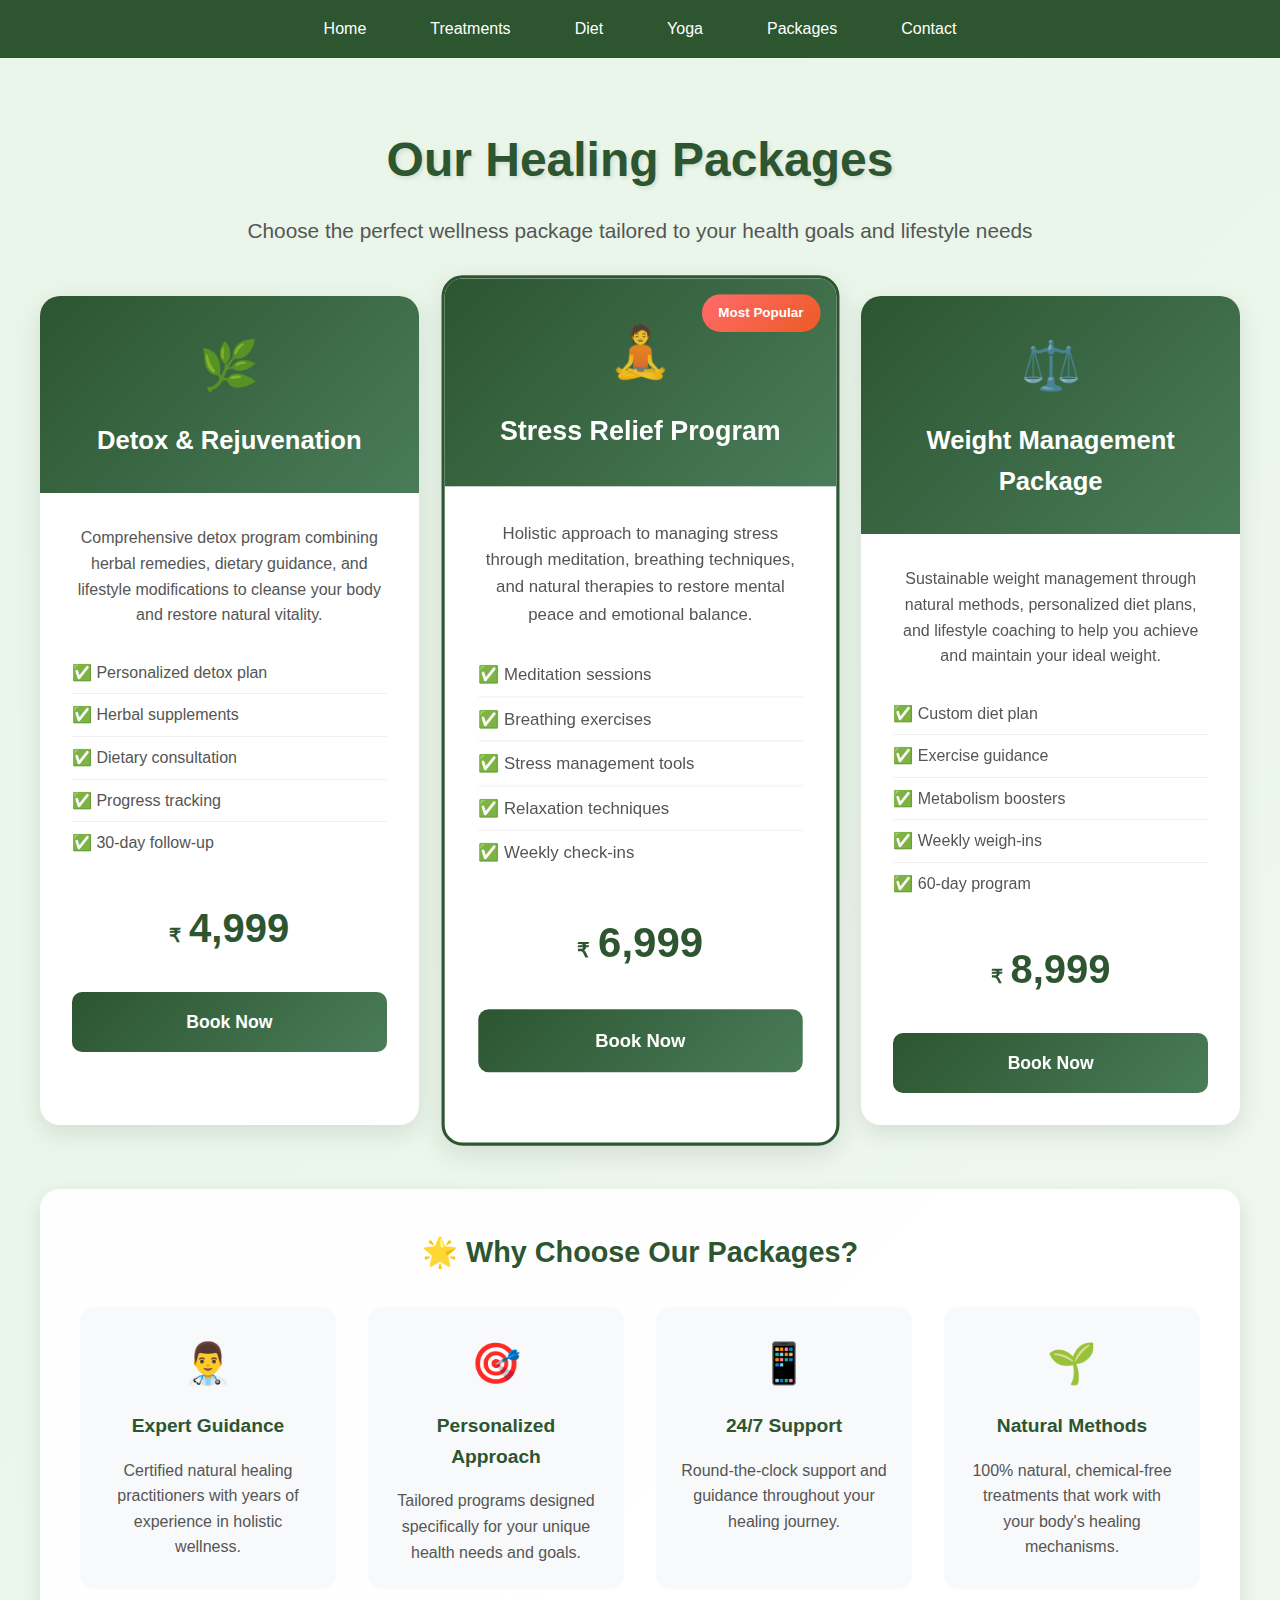
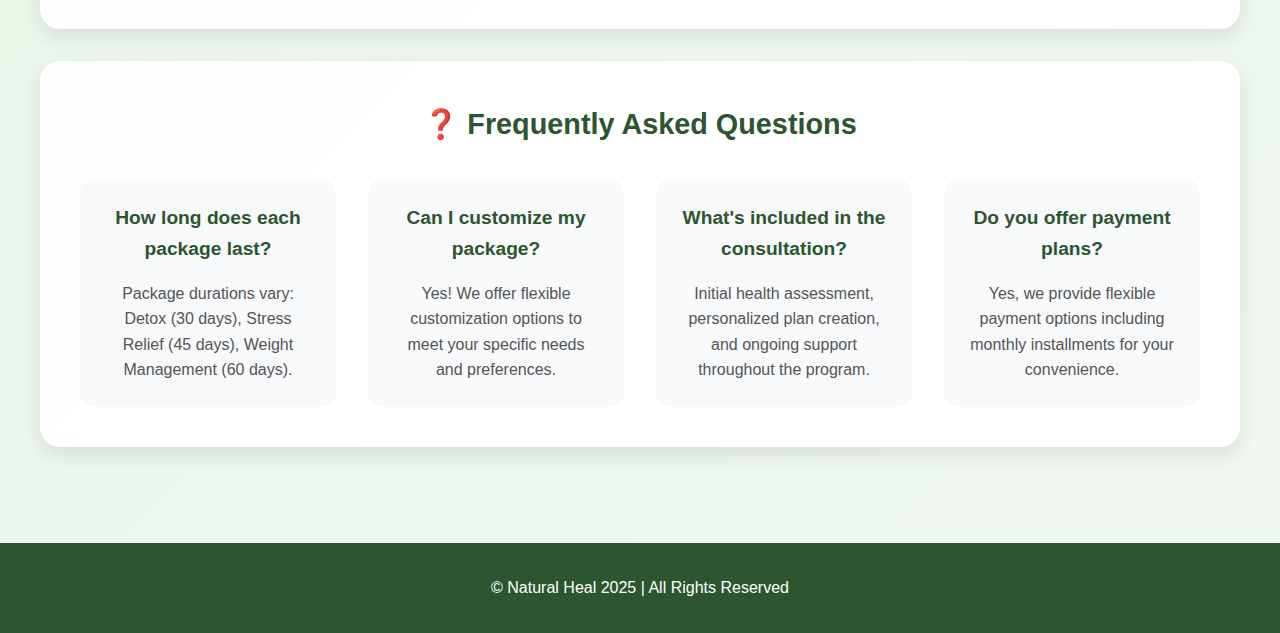
<file: natural heal project/packages.html>
<!DOCTYPE html>
<html lang="en">
<head>
    <meta charset="UTF-8">
    <meta name="viewport" content="width=device-width, initial-scale=1.0">
    <title>Healing Packages - Natural Heal</title>
    <link rel="stylesheet" href="style.css">
</head>
<body>
    <!-- Navigation Bar -->
    <nav>
        <ul>
            <li><a href="index.html">Home</a></li>
            <li><a href="treatments.html">Treatments</a></li>
            <li><a href="diet.html">Diet</a></li>
            <li><a href="yoga.html">Yoga</a></li>
            <li><a href="packages.html">Packages</a></li>
            <li><a href="#contact">Contact</a></li>
        </ul>
    </nav>

    <!-- Packages Section -->
    <section class="packages-section">
        <div class="container">
            <h1>Our Healing Packages</h1>
            <p class="subtitle">Choose the perfect wellness package tailored to your health goals and lifestyle needs</p>
            
            <div class="packages-grid">
                <!-- Detox & Rejuvenation Package -->
                <div class="package-card">
                    <div class="package-header">
                        <div class="package-icon">🌿</div>
                        <h3>Detox & Rejuvenation</h3>
                    </div>
                    <div class="package-content">
                        <p class="package-description">
                            Comprehensive detox program combining herbal remedies, 
                            dietary guidance, and lifestyle modifications to cleanse 
                            your body and restore natural vitality.
                        </p>
                        <div class="package-features">
                            <ul>
                                <li>✅ Personalized detox plan</li>
                                <li>✅ Herbal supplements</li>
                                <li>✅ Dietary consultation</li>
                                <li>✅ Progress tracking</li>
                                <li>✅ 30-day follow-up</li>
                            </ul>
                        </div>
                        <div class="package-price">
                            <span class="currency">₹</span>
                            <span class="amount">4,999</span>
                        </div>
                        <a href="appointment.php" class="book-now-btn">Book Now</a>
                    </div>
                </div>

                <!-- Stress Relief Program -->
                <div class="package-card featured">
                    <div class="package-badge">Most Popular</div>
                    <div class="package-header">
                        <div class="package-icon">🧘</div>
                        <h3>Stress Relief Program</h3>
                    </div>
                    <div class="package-content">
                        <p class="package-description">
                            Holistic approach to managing stress through meditation, 
                            breathing techniques, and natural therapies to restore 
                            mental peace and emotional balance.
                        </p>
                        <div class="package-features">
                            <ul>
                                <li>✅ Meditation sessions</li>
                                <li>✅ Breathing exercises</li>
                                <li>✅ Stress management tools</li>
                                <li>✅ Relaxation techniques</li>
                                <li>✅ Weekly check-ins</li>
                            </ul>
                        </div>
                        <div class="package-price">
                            <span class="currency">₹</span>
                            <span class="amount">6,999</span>
                        </div>
                        <a href="appointment.php" class="book-now-btn">Book Now</a>
                    </div>
                </div>

                <!-- Weight Management Package -->
                <div class="package-card">
                    <div class="package-header">
                        <div class="package-icon">⚖️</div>
                        <h3>Weight Management Package</h3>
                    </div>
                    <div class="package-content">
                        <p class="package-description">
                            Sustainable weight management through natural methods, 
                            personalized diet plans, and lifestyle coaching to help 
                            you achieve and maintain your ideal weight.
                        </p>
                        <div class="package-features">
                            <ul>
                                <li>✅ Custom diet plan</li>
                                <li>✅ Exercise guidance</li>
                                <li>✅ Metabolism boosters</li>
                                <li>✅ Weekly weigh-ins</li>
                                <li>✅ 60-day program</li>
                            </ul>
                        </div>
                        <div class="package-price">
                            <span class="currency">₹</span>
                            <span class="amount">8,999</span>
                        </div>
                        <a href="appointment.php" class="book-now-btn">Book Now</a>
                    </div>
                </div>
            </div>

            <!-- Additional Information -->
            <div class="package-info">
                <h3>🌟 Why Choose Our Packages?</h3>
                <div class="info-grid">
                    <div class="info-item">
                        <div class="info-icon">👨‍⚕️</div>
                        <h4>Expert Guidance</h4>
                        <p>Certified natural healing practitioners with years of experience in holistic wellness.</p>
                    </div>
                    <div class="info-item">
                        <div class="info-icon">🎯</div>
                        <h4>Personalized Approach</h4>
                        <p>Tailored programs designed specifically for your unique health needs and goals.</p>
                    </div>
                    <div class="info-item">
                        <div class="info-icon">📱</div>
                        <h4>24/7 Support</h4>
                        <p>Round-the-clock support and guidance throughout your healing journey.</p>
                    </div>
                    <div class="info-item">
                        <div class="info-icon">🌱</div>
                        <h4>Natural Methods</h4>
                        <p>100% natural, chemical-free treatments that work with your body's healing mechanisms.</p>
                    </div>
                </div>
            </div>

            <!-- FAQ Section -->
            <div class="faq-section">
                <h3>❓ Frequently Asked Questions</h3>
                <div class="faq-grid">
                    <div class="faq-item">
                        <h4>How long does each package last?</h4>
                        <p>Package durations vary: Detox (30 days), Stress Relief (45 days), Weight Management (60 days).</p>
                    </div>
                    <div class="faq-item">
                        <h4>Can I customize my package?</h4>
                        <p>Yes! We offer flexible customization options to meet your specific needs and preferences.</p>
                    </div>
                    <div class="faq-item">
                        <h4>What's included in the consultation?</h4>
                        <p>Initial health assessment, personalized plan creation, and ongoing support throughout the program.</p>
                    </div>
                    <div class="faq-item">
                        <h4>Do you offer payment plans?</h4>
                        <p>Yes, we provide flexible payment options including monthly installments for your convenience.</p>
                    </div>
                </div>
            </div>
        </div>
    </section>

    <!-- Footer -->
    <footer>
        <p>&copy; Natural Heal 2025 | All Rights Reserved</p>
    </footer>

    <style>
        /* Additional styles for packages.html */
        .packages-section {
            background: linear-gradient(135deg, #e8f5e8, #f0f8f0);
            padding: 4rem 2rem;
            min-height: 80vh;
        }

        .container {
            max-width: 1200px;
            margin: 0 auto;
        }

        .packages-section h1 {
            font-size: 3rem;
            color: #2c5530;
            text-align: center;
            margin-bottom: 1rem;
            text-shadow: 2px 2px 4px rgba(0,0,0,0.1);
        }

        .subtitle {
            text-align: center;
            font-size: 1.3rem;
            color: #555;
            margin-bottom: 3rem;
            max-width: 800px;
            margin-left: auto;
            margin-right: auto;
        }

        .packages-grid {
            display: grid;
            grid-template-columns: repeat(auto-fit, minmax(350px, 1fr));
            gap: 2rem;
            margin-bottom: 4rem;
        }

        .package-card {
            background-color: rgba(255, 255, 255, 0.95);
            border-radius: 20px;
            box-shadow: 0 8px 25px rgba(0,0,0,0.1);
            overflow: hidden;
            transition: transform 0.3s ease, box-shadow 0.3s ease;
            position: relative;
        }

        .package-card:hover {
            transform: translateY(-10px);
            box-shadow: 0 15px 35px rgba(0,0,0,0.15);
        }

        .package-card.featured {
            border: 3px solid #2c5530;
            transform: scale(1.05);
        }

        .package-card.featured:hover {
            transform: translateY(-10px) scale(1.05);
        }

        .package-badge {
            position: absolute;
            top: 15px;
            right: 15px;
            background: linear-gradient(135deg, #ff6b6b, #ee5a24);
            color: white;
            padding: 0.5rem 1rem;
            border-radius: 20px;
            font-size: 0.8rem;
            font-weight: bold;
            z-index: 2;
        }

        .package-header {
            background: linear-gradient(135deg, #2c5530, #4a7c59);
            color: white;
            padding: 2rem;
            text-align: center;
            position: relative;
        }

        .package-icon {
            font-size: 3rem;
            margin-bottom: 1rem;
            opacity: 0.9;
        }

        .package-header h3 {
            font-size: 1.6rem;
            margin: 0;
        }

        .package-content {
            padding: 2rem;
        }

        .package-description {
            color: #555;
            line-height: 1.6;
            margin-bottom: 1.5rem;
            text-align: center;
        }

        .package-features {
            margin-bottom: 2rem;
        }

        .package-features ul {
            list-style: none;
            padding: 0;
        }

        .package-features li {
            padding: 0.5rem 0;
            color: #555;
            border-bottom: 1px solid #f0f0f0;
        }

        .package-features li:last-child {
            border-bottom: none;
        }

        .package-price {
            text-align: center;
            margin-bottom: 2rem;
        }

        .currency {
            font-size: 1.2rem;
            color: #2c5530;
            font-weight: bold;
        }

        .amount {
            font-size: 2.5rem;
            color: #2c5530;
            font-weight: bold;
            margin-left: 0.2rem;
        }

        .book-now-btn {
            display: block;
            width: 100%;
            background: linear-gradient(135deg, #2c5530, #4a7c59);
            color: white;
            text-decoration: none;
            padding: 1rem 2rem;
            border-radius: 10px;
            text-align: center;
            font-size: 1.1rem;
            font-weight: bold;
            transition: all 0.3s ease;
            border: none;
            cursor: pointer;
        }

        .book-now-btn:hover {
            background: linear-gradient(135deg, #4a7c59, #2c5530);
            transform: translateY(-2px);
            box-shadow: 0 5px 15px rgba(44, 85, 48, 0.3);
        }

        .package-info, .faq-section {
            background-color: rgba(255, 255, 255, 0.9);
            padding: 2.5rem;
            border-radius: 20px;
            box-shadow: 0 8px 20px rgba(0,0,0,0.1);
            margin-bottom: 2rem;
        }

        .package-info h3, .faq-section h3 {
            color: #2c5530;
            text-align: center;
            margin-bottom: 2rem;
            font-size: 1.8rem;
        }

        .info-grid, .faq-grid {
            display: grid;
            grid-template-columns: repeat(auto-fit, minmax(250px, 1fr));
            gap: 2rem;
        }

        .info-item, .faq-item {
            text-align: center;
            padding: 1.5rem;
            background-color: #f8f9fa;
            border-radius: 15px;
            transition: transform 0.3s ease;
        }

        .info-item:hover, .faq-item:hover {
            transform: translateY(-3px);
        }

        .info-icon {
            font-size: 2.5rem;
            margin-bottom: 1rem;
        }

        .info-item h4, .faq-item h4 {
            color: #2c5530;
            margin-bottom: 1rem;
            font-size: 1.2rem;
        }

        .info-item p, .faq-item p {
            color: #555;
            line-height: 1.6;
        }

        @media (max-width: 768px) {
            .packages-section {
                padding: 2rem 1rem;
            }

            .packages-section h1 {
                font-size: 2.2rem;
            }

            .packages-grid {
                grid-template-columns: 1fr;
                gap: 1.5rem;
            }

            .package-card.featured {
                transform: none;
            }

            .package-card.featured:hover {
                transform: translateY(-10px);
            }

            .info-grid, .faq-grid {
                grid-template-columns: 1fr;
                gap: 1.5rem;
            }

            .package-content, .package-info, .faq-section {
                padding: 1.5rem;
            }

            .package-header {
                padding: 1.5rem;
            }
        }
    </style>
</body>
</html>
</file>
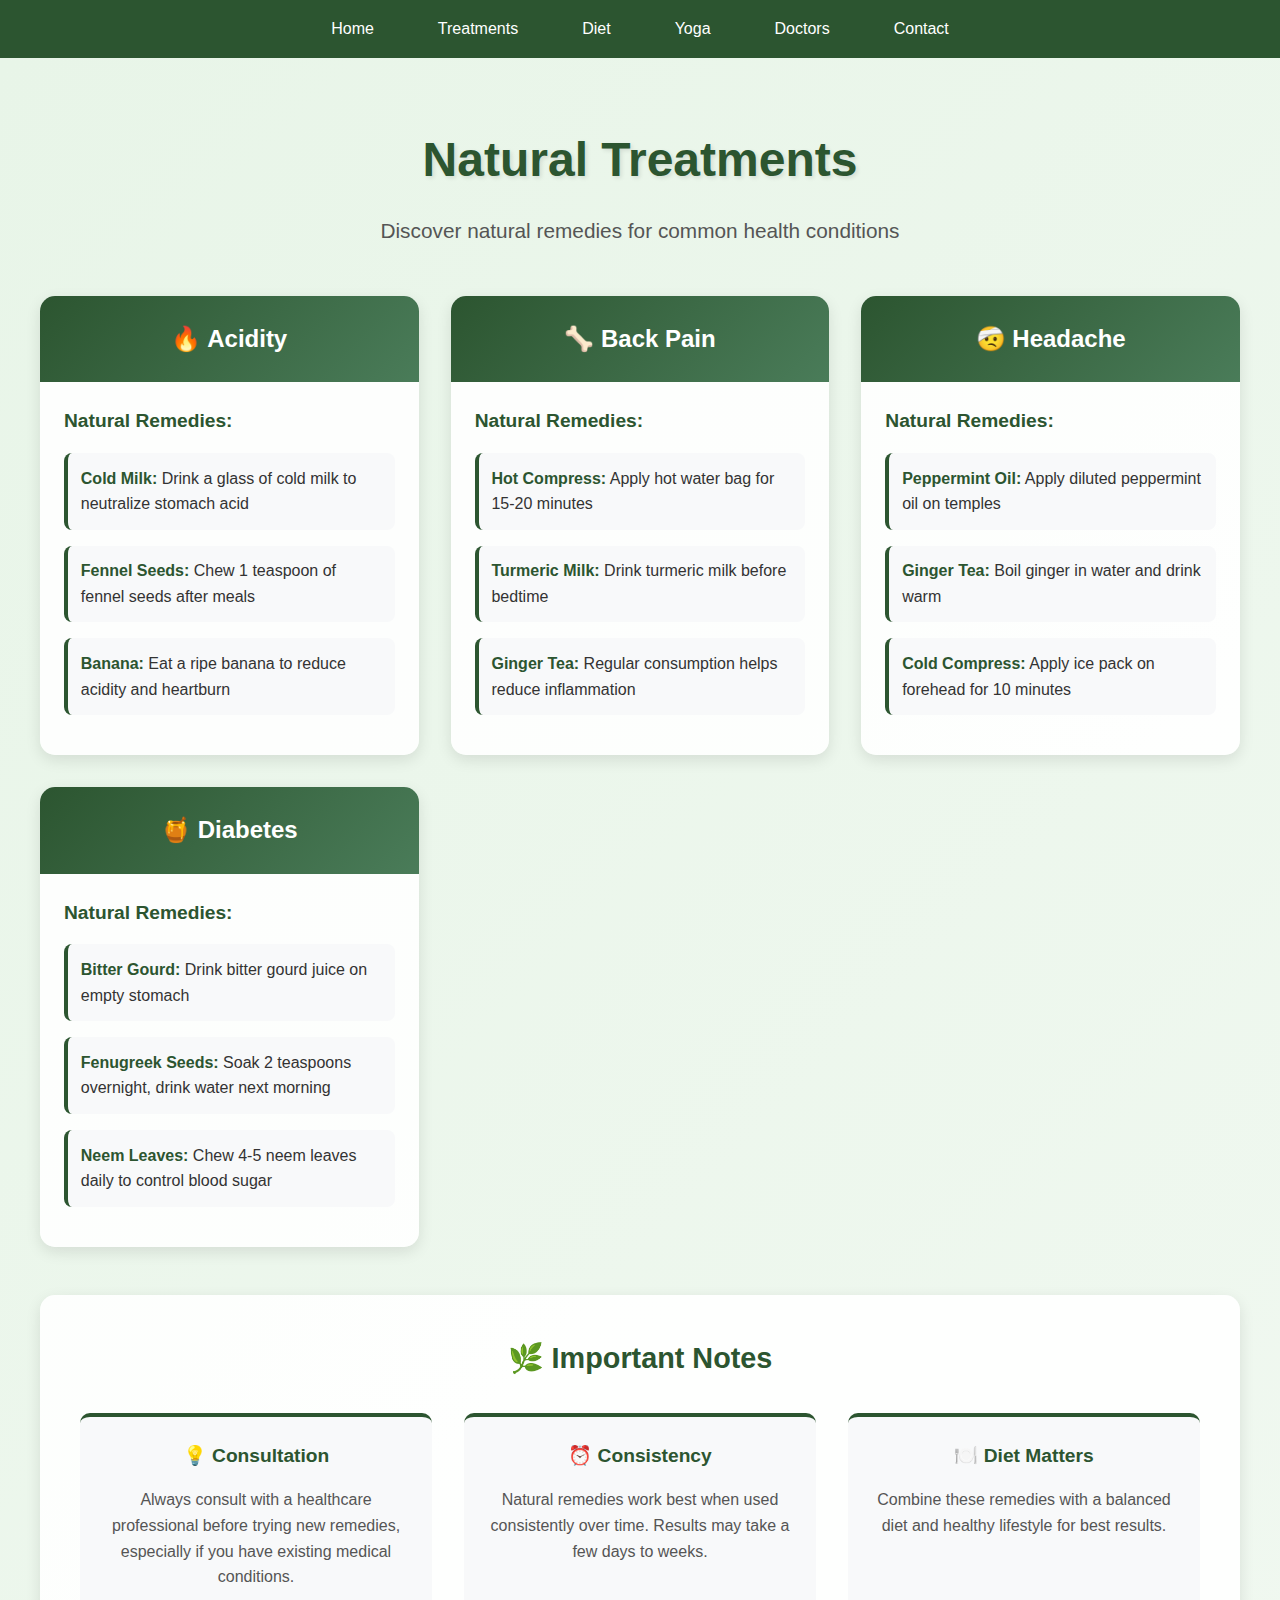
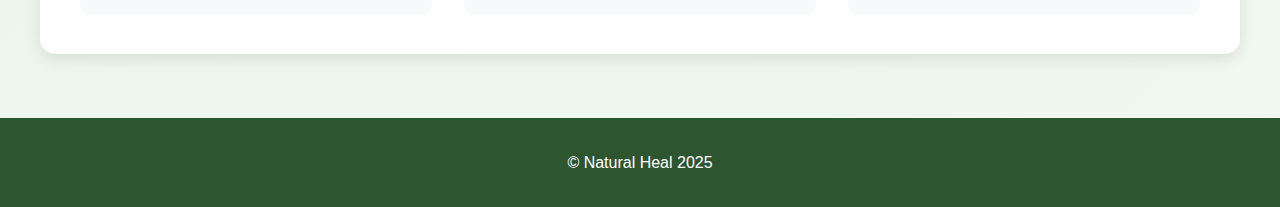
<file: natural heal project/treatments.html>
<!DOCTYPE html>
<html lang="en">
<head>
    <meta charset="UTF-8">
    <meta name="viewport" content="width=device-width, initial-scale=1.0">
    <title>Natural Treatments - Natural Heal</title>
    <link rel="stylesheet" href="style.css">
</head>
<body>
    <!-- Navigation Bar -->
    <nav>
        <ul>
            <li><a href="index.html">Home</a></li>
            <li><a href="treatments.html">Treatments</a></li>
            <li><a href="#diet">Diet</a></li>
            <li><a href="#yoga">Yoga</a></li>
            <li><a href="#doctors">Doctors</a></li>
            <li><a href="#contact">Contact</a></li>
        </ul>
    </nav>

    <!-- Treatments Section -->
    <section class="treatments-section">
        <div class="container">
            <h1>Natural Treatments</h1>
            <p class="subtitle">Discover natural remedies for common health conditions</p>
            
            <div class="disease-cards">
                <!-- Acidity Card -->
                <div class="disease-card">
                    <div class="card-header">
                        <h3>🔥 Acidity</h3>
                    </div>
                    <div class="card-content">
                        <h4>Natural Remedies:</h4>
                        <ul>
                            <li><strong>Cold Milk:</strong> Drink a glass of cold milk to neutralize stomach acid</li>
                            <li><strong>Fennel Seeds:</strong> Chew 1 teaspoon of fennel seeds after meals</li>
                            <li><strong>Banana:</strong> Eat a ripe banana to reduce acidity and heartburn</li>
                        </ul>
                    </div>
                </div>

                <!-- Back Pain Card -->
                <div class="disease-card">
                    <div class="card-header">
                        <h3>🦴 Back Pain</h3>
                    </div>
                    <div class="card-content">
                        <h4>Natural Remedies:</h4>
                        <ul>
                            <li><strong>Hot Compress:</strong> Apply hot water bag for 15-20 minutes</li>
                            <li><strong>Turmeric Milk:</strong> Drink turmeric milk before bedtime</li>
                            <li><strong>Ginger Tea:</strong> Regular consumption helps reduce inflammation</li>
                        </ul>
                    </div>
                </div>

                <!-- Headache Card -->
                <div class="disease-card">
                    <div class="card-header">
                        <h3>🤕 Headache</h3>
                    </div>
                    <div class="card-content">
                        <h4>Natural Remedies:</h4>
                        <ul>
                            <li><strong>Peppermint Oil:</strong> Apply diluted peppermint oil on temples</li>
                            <li><strong>Ginger Tea:</strong> Boil ginger in water and drink warm</li>
                            <li><strong>Cold Compress:</strong> Apply ice pack on forehead for 10 minutes</li>
                        </ul>
                    </div>
                </div>

                <!-- Diabetes Card -->
                <div class="disease-card">
                    <div class="card-header">
                        <h3>🍯 Diabetes</h3>
                    </div>
                    <div class="card-content">
                        <h4>Natural Remedies:</h4>
                        <ul>
                            <li><strong>Bitter Gourd:</strong> Drink bitter gourd juice on empty stomach</li>
                            <li><strong>Fenugreek Seeds:</strong> Soak 2 teaspoons overnight, drink water next morning</li>
                            <li><strong>Neem Leaves:</strong> Chew 4-5 neem leaves daily to control blood sugar</li>
                        </ul>
                    </div>
                </div>
            </div>

            <!-- Additional Information -->
            <div class="info-section">
                <h3>🌿 Important Notes</h3>
                <div class="info-grid">
                    <div class="info-item">
                        <h4>💡 Consultation</h4>
                        <p>Always consult with a healthcare professional before trying new remedies, especially if you have existing medical conditions.</p>
                    </div>
                    <div class="info-item">
                        <h4>⏰ Consistency</h4>
                        <p>Natural remedies work best when used consistently over time. Results may take a few days to weeks.</p>
                    </div>
                    <div class="info-item">
                        <h4>🍽️ Diet Matters</h4>
                        <p>Combine these remedies with a balanced diet and healthy lifestyle for best results.</p>
                    </div>
                </div>
            </div>
        </div>
    </section>

    <!-- Footer -->
    <footer>
        <p>&copy; Natural Heal 2025</p>
    </footer>

    <style>
        /* Additional styles for treatments.html */
        .treatments-section {
            background: linear-gradient(135deg, #e8f5e8, #f0f8f0);
            padding: 4rem 2rem;
            min-height: 80vh;
        }

        .container {
            max-width: 1200px;
            margin: 0 auto;
        }

        .treatments-section h1 {
            font-size: 3rem;
            color: #2c5530;
            text-align: center;
            margin-bottom: 1rem;
            text-shadow: 2px 2px 4px rgba(0,0,0,0.1);
        }

        .subtitle {
            text-align: center;
            font-size: 1.3rem;
            color: #555;
            margin-bottom: 3rem;
        }

        .disease-cards {
            display: grid;
            grid-template-columns: repeat(auto-fit, minmax(300px, 1fr));
            gap: 2rem;
            margin-bottom: 3rem;
        }

        .disease-card {
            background-color: rgba(255, 255, 255, 0.9);
            border-radius: 15px;
            box-shadow: 0 5px 15px rgba(0,0,0,0.1);
            overflow: hidden;
            transition: transform 0.3s ease, box-shadow 0.3s ease;
        }

        .disease-card:hover {
            transform: translateY(-5px);
            box-shadow: 0 10px 25px rgba(0,0,0,0.15);
        }

        .card-header {
            background: linear-gradient(135deg, #2c5530, #4a7c59);
            color: white;
            padding: 1.5rem;
            text-align: center;
        }

        .card-header h3 {
            font-size: 1.5rem;
            margin: 0;
        }

        .card-content {
            padding: 1.5rem;
        }

        .card-content h4 {
            color: #2c5530;
            margin-bottom: 1rem;
            font-size: 1.2rem;
        }

        .card-content ul {
            list-style: none;
            padding: 0;
        }

        .card-content li {
            margin-bottom: 1rem;
            padding: 0.8rem;
            background-color: #f8f9fa;
            border-radius: 8px;
            border-left: 4px solid #2c5530;
            transition: background-color 0.3s ease;
        }

        .card-content li:hover {
            background-color: #e8f5e8;
        }

        .card-content strong {
            color: #2c5530;
            font-weight: bold;
        }

        .info-section {
            background-color: rgba(255, 255, 255, 0.9);
            padding: 2.5rem;
            border-radius: 15px;
            box-shadow: 0 5px 15px rgba(0,0,0,0.1);
        }

        .info-section h3 {
            color: #2c5530;
            text-align: center;
            margin-bottom: 2rem;
            font-size: 1.8rem;
        }

        .info-grid {
            display: grid;
            grid-template-columns: repeat(auto-fit, minmax(250px, 1fr));
            gap: 2rem;
        }

        .info-item {
            text-align: center;
            padding: 1.5rem;
            background-color: #f8f9fa;
            border-radius: 10px;
            border-top: 4px solid #2c5530;
        }

        .info-item h4 {
            color: #2c5530;
            margin-bottom: 1rem;
            font-size: 1.2rem;
        }

        .info-item p {
            color: #555;
            line-height: 1.6;
        }

        @media (max-width: 768px) {
            .treatments-section {
                padding: 2rem 1rem;
            }

            .treatments-section h1 {
                font-size: 2.2rem;
            }

            .disease-cards {
                grid-template-columns: 1fr;
                gap: 1.5rem;
            }

            .info-grid {
                grid-template-columns: 1fr;
                gap: 1.5rem;
            }

            .card-content, .info-section {
                padding: 1.5rem;
            }
        }
    </style>
</body>
</html>
</file>
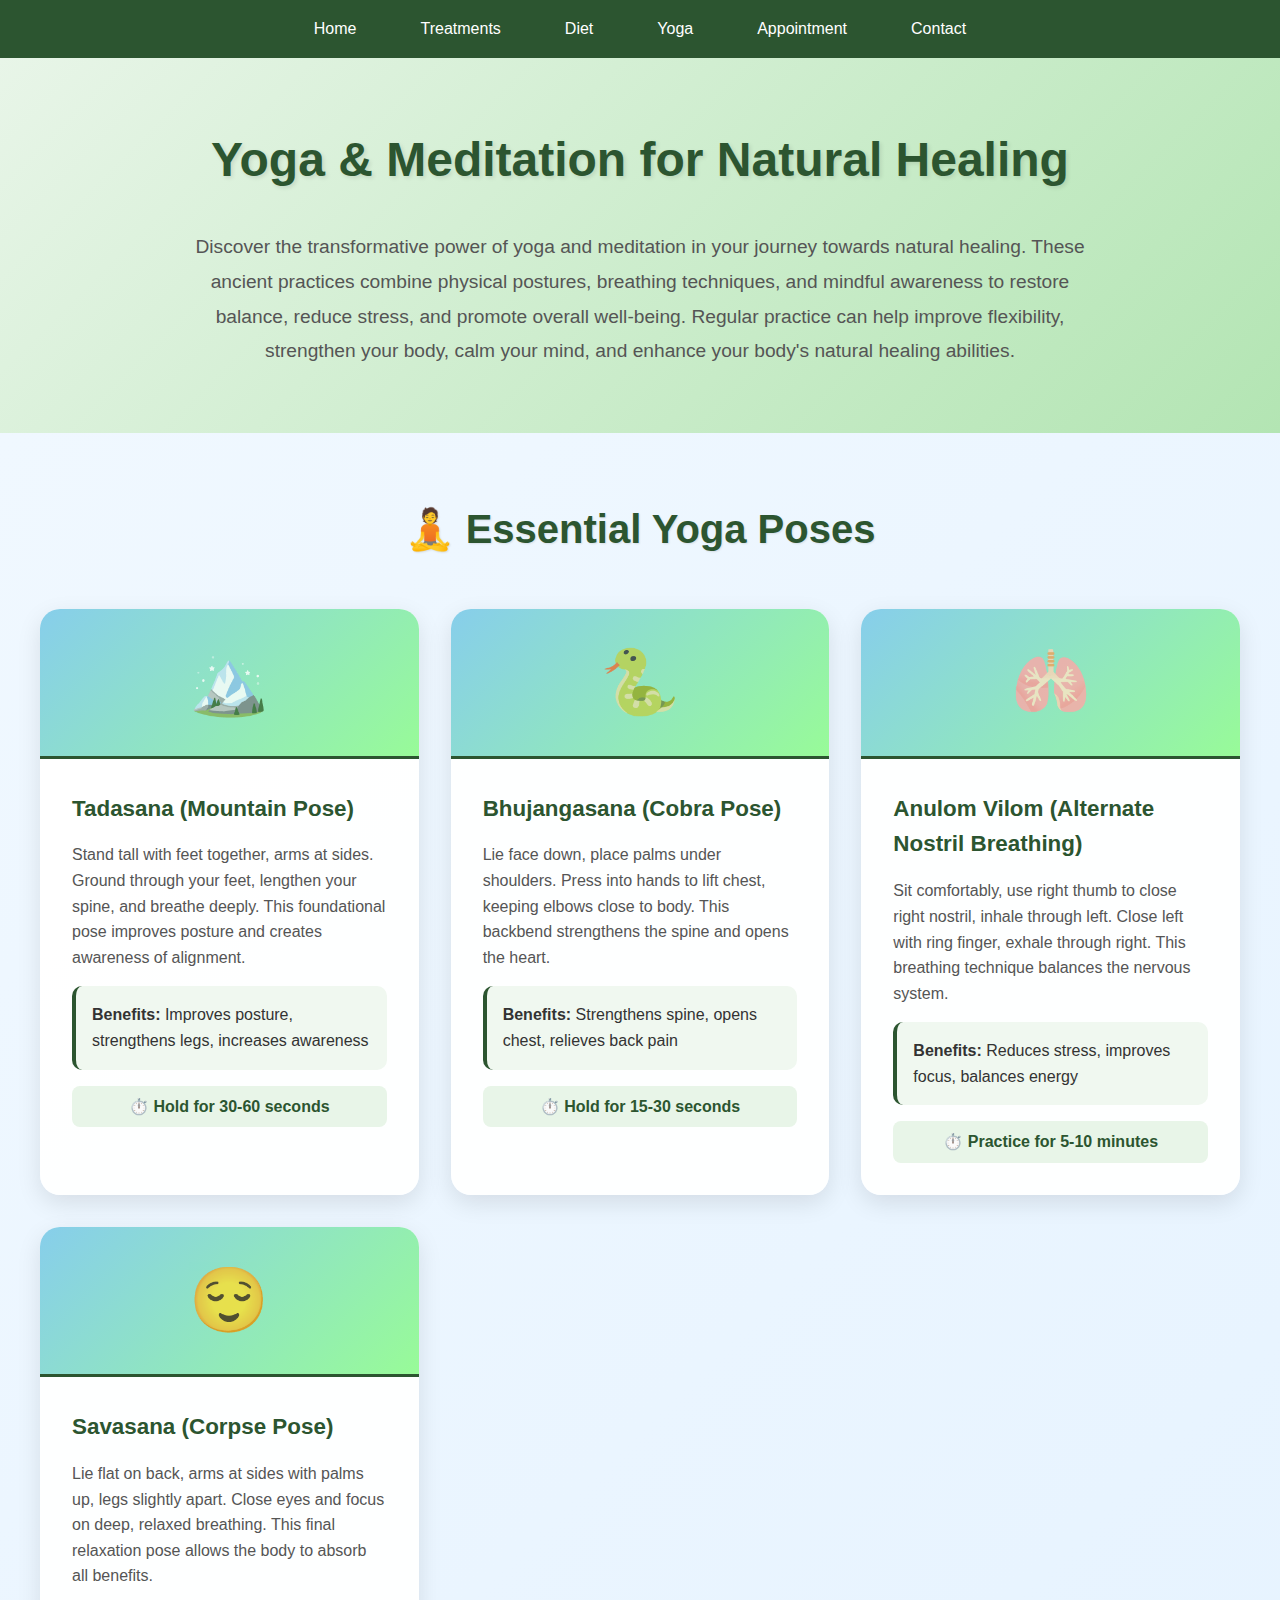
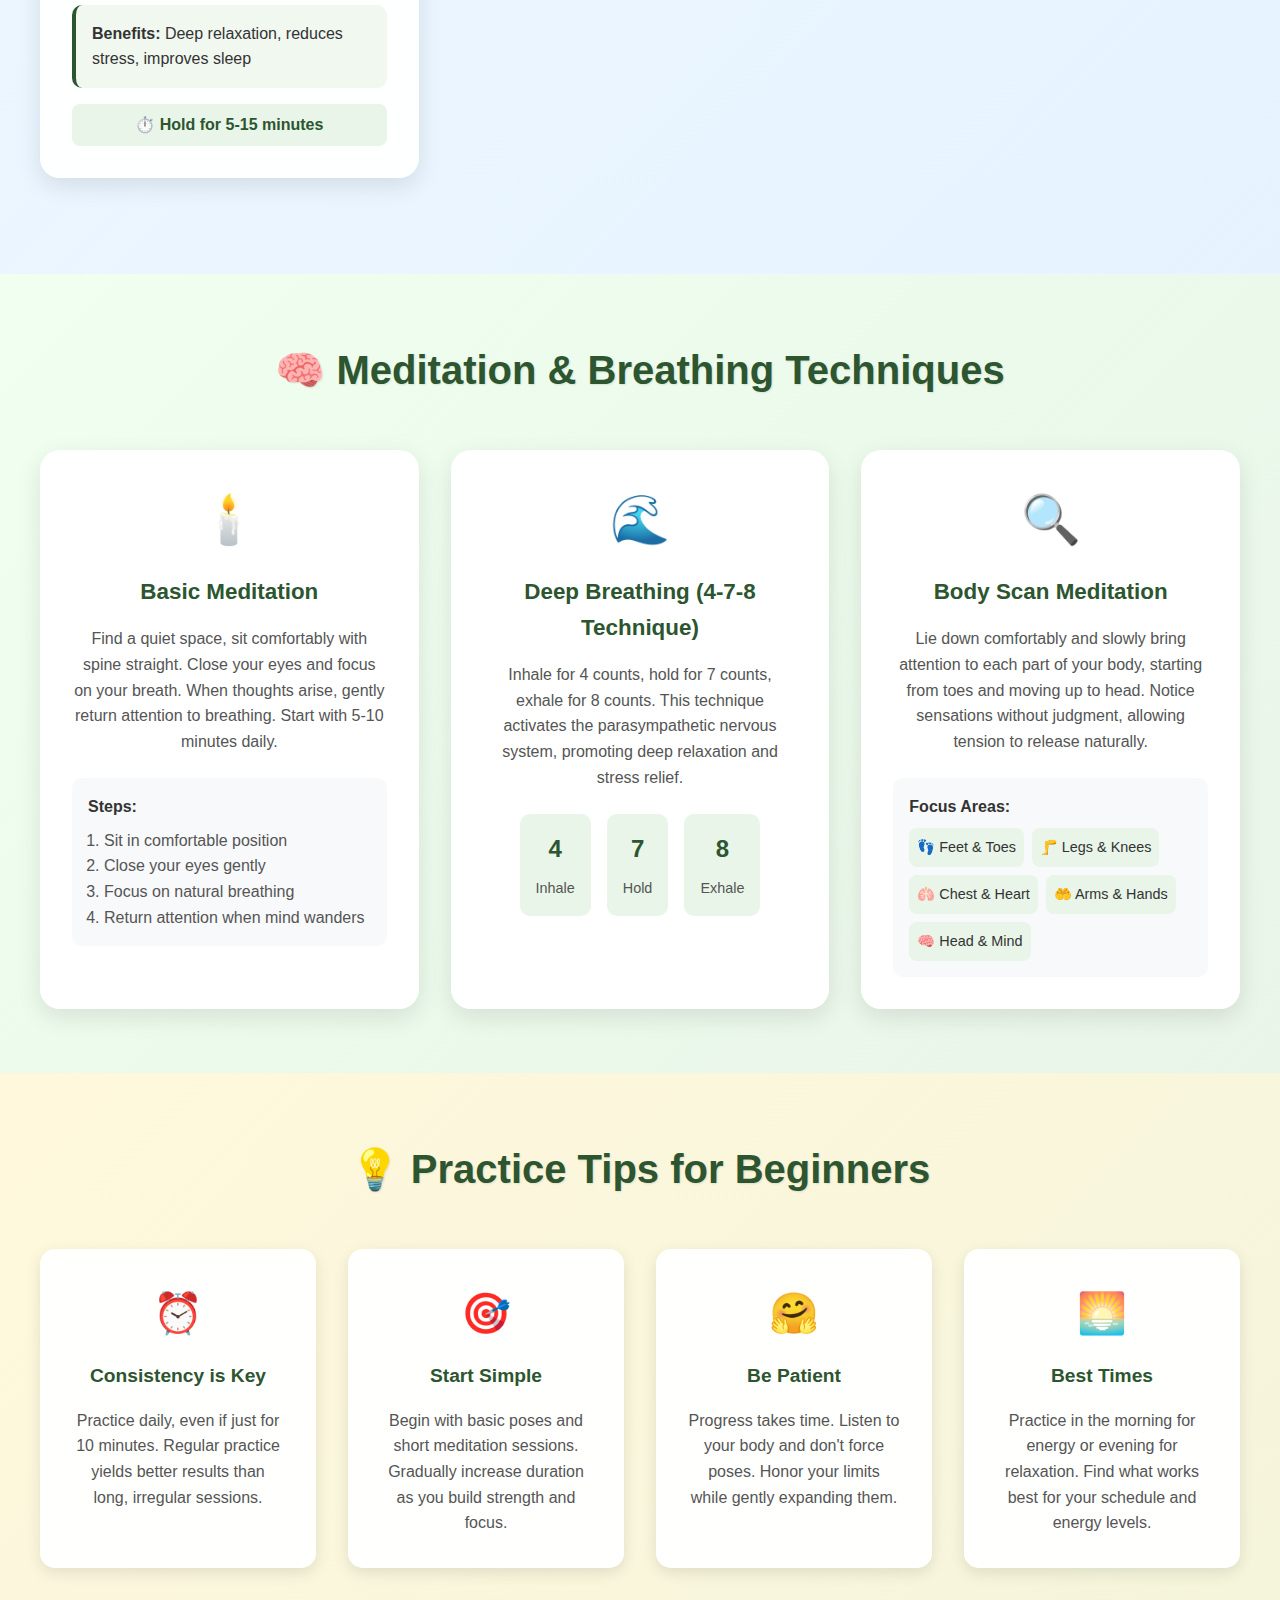
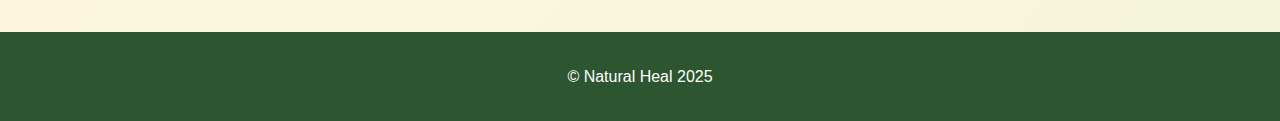
<file: natural heal project/yoga.html>
<!DOCTYPE html>
<html lang="en">
<head>
    <meta charset="UTF-8">
    <meta name="viewport" content="width=device-width, initial-scale=1.0">
    <title>Yoga & Meditation - Natural Heal</title>
    <link rel="stylesheet" href="style.css">
</head>
<body>
    <!-- Navigation Bar -->
    <nav>
        <ul>
            <li><a href="index.html">Home</a></li>
            <li><a href="treatments.html">Treatments</a></li>
            <li><a href="diet.html">Diet</a></li>
            <li><a href="yoga.html">Yoga</a></li>
            <li><a href="appointment.php">Appointment</a></li>
            <li><a href="#contact">Contact</a></li>
        </ul>
    </nav>

    <!-- Header Section -->
    <section class="yoga-header">
        <div class="container">
            <h1>Yoga & Meditation for Natural Healing</h1>
            <p class="intro-text">
                Discover the transformative power of yoga and meditation in your journey towards natural healing. 
                These ancient practices combine physical postures, breathing techniques, and mindful awareness to 
                restore balance, reduce stress, and promote overall well-being. Regular practice can help improve 
                flexibility, strengthen your body, calm your mind, and enhance your body's natural healing abilities.
            </p>
        </div>
    </section>

    <!-- Yoga Poses Section -->
    <section class="yoga-poses-section">
        <div class="container">
            <h2>🧘 Essential Yoga Poses</h2>
            <div class="poses-grid">
                <!-- Tadasana -->
                <div class="pose-card">
                    <div class="pose-image">
                        <div class="pose-placeholder">🏔️</div>
                    </div>
                    <div class="pose-content">
                        <h3>Tadasana (Mountain Pose)</h3>
                        <p class="pose-description">
                            Stand tall with feet together, arms at sides. Ground through your feet, 
                            lengthen your spine, and breathe deeply. This foundational pose improves 
                            posture and creates awareness of alignment.
                        </p>
                        <div class="pose-benefits">
                            <strong>Benefits:</strong> Improves posture, strengthens legs, increases awareness
                        </div>
                        <div class="pose-duration">⏱️ Hold for 30-60 seconds</div>
                    </div>
                </div>

                <!-- Bhujangasana -->
                <div class="pose-card">
                    <div class="pose-image">
                        <div class="pose-placeholder">🐍</div>
                    </div>
                    <div class="pose-content">
                        <h3>Bhujangasana (Cobra Pose)</h3>
                        <p class="pose-description">
                            Lie face down, place palms under shoulders. Press into hands to lift chest, 
                            keeping elbows close to body. This backbend strengthens the spine and opens the heart.
                        </p>
                        <div class="pose-benefits">
                            <strong>Benefits:</strong> Strengthens spine, opens chest, relieves back pain
                        </div>
                        <div class="pose-duration">⏱️ Hold for 15-30 seconds</div>
                    </div>
                </div>

                <!-- Anulom Vilom -->
                <div class="pose-card">
                    <div class="pose-image">
                        <div class="pose-placeholder">🫁</div>
                    </div>
                    <div class="pose-content">
                        <h3>Anulom Vilom (Alternate Nostril Breathing)</h3>
                        <p class="pose-description">
                            Sit comfortably, use right thumb to close right nostril, inhale through left. 
                            Close left with ring finger, exhale through right. This breathing technique 
                            balances the nervous system.
                        </p>
                        <div class="pose-benefits">
                            <strong>Benefits:</strong> Reduces stress, improves focus, balances energy
                        </div>
                        <div class="pose-duration">⏱️ Practice for 5-10 minutes</div>
                    </div>
                </div>

                <!-- Savasana -->
                <div class="pose-card">
                    <div class="pose-image">
                        <div class="pose-placeholder">😌</div>
                    </div>
                    <div class="pose-content">
                        <h3>Savasana (Corpse Pose)</h3>
                        <p class="pose-description">
                            Lie flat on back, arms at sides with palms up, legs slightly apart. 
                            Close eyes and focus on deep, relaxed breathing. This final relaxation 
                            pose allows the body to absorb all benefits.
                        </p>
                        <div class="pose-benefits">
                            <strong>Benefits:</strong> Deep relaxation, reduces stress, improves sleep
                        </div>
                        <div class="pose-duration">⏱️ Hold for 5-15 minutes</div>
                    </div>
                </div>
            </div>
        </div>
    </section>

    <!-- Meditation Section -->
    <section class="meditation-section">
        <div class="container">
            <h2>🧠 Meditation & Breathing Techniques</h2>
            <div class="meditation-grid">
                <!-- Basic Meditation -->
                <div class="meditation-card">
                    <div class="meditation-icon">🕯️</div>
                    <h3>Basic Meditation</h3>
                    <p>
                        Find a quiet space, sit comfortably with spine straight. Close your eyes and 
                        focus on your breath. When thoughts arise, gently return attention to breathing. 
                        Start with 5-10 minutes daily.
                    </p>
                    <div class="meditation-steps">
                        <strong>Steps:</strong>
                        <ol>
                            <li>Sit in comfortable position</li>
                            <li>Close your eyes gently</li>
                            <li>Focus on natural breathing</li>
                            <li>Return attention when mind wanders</li>
                        </ol>
                    </div>
                </div>

                <!-- Deep Breathing -->
                <div class="meditation-card">
                    <div class="meditation-icon">🌊</div>
                    <h3>Deep Breathing (4-7-8 Technique)</h3>
                    <p>
                        Inhale for 4 counts, hold for 7 counts, exhale for 8 counts. This technique 
                        activates the parasympathetic nervous system, promoting deep relaxation and stress relief.
                    </p>
                    <div class="breathing-pattern">
                        <div class="breath-step">
                            <span class="step-number">4</span>
                            <span class="step-text">Inhale</span>
                        </div>
                        <div class="breath-step">
                            <span class="step-number">7</span>
                            <span class="step-text">Hold</span>
                        </div>
                        <div class="breath-step">
                            <span class="step-number">8</span>
                            <span class="step-text">Exhale</span>
                        </div>
                    </div>
                </div>

                <!-- Body Scan -->
                <div class="meditation-card">
                    <div class="meditation-icon">🔍</div>
                    <h3>Body Scan Meditation</h3>
                    <p>
                        Lie down comfortably and slowly bring attention to each part of your body, 
                        starting from toes and moving up to head. Notice sensations without judgment, 
                        allowing tension to release naturally.
                    </p>
                    <div class="body-scan-areas">
                        <strong>Focus Areas:</strong>
                        <div class="scan-list">
                            <span>👣 Feet & Toes</span>
                            <span>🦵 Legs & Knees</span>
                            <span>🫁 Chest & Heart</span>
                            <span>🤲 Arms & Hands</span>
                            <span>🧠 Head & Mind</span>
                        </div>
                    </div>
                </div>
            </div>
        </div>
    </section>

    <!-- Practice Tips Section -->
    <section class="tips-section">
        <div class="container">
            <h2>💡 Practice Tips for Beginners</h2>
            <div class="tips-grid">
                <div class="tip-card">
                    <div class="tip-icon">⏰</div>
                    <h4>Consistency is Key</h4>
                    <p>Practice daily, even if just for 10 minutes. Regular practice yields better results than long, irregular sessions.</p>
                </div>
                <div class="tip-card">
                    <div class="tip-icon">🎯</div>
                    <h4>Start Simple</h4>
                    <p>Begin with basic poses and short meditation sessions. Gradually increase duration as you build strength and focus.</p>
                </div>
                <div class="tip-card">
                    <div class="tip-icon">🤗</div>
                    <h4>Be Patient</h4>
                    <p>Progress takes time. Listen to your body and don't force poses. Honor your limits while gently expanding them.</p>
                </div>
                <div class="tip-card">
                    <div class="tip-icon">🌅</div>
                    <h4>Best Times</h4>
                    <p>Practice in the morning for energy or evening for relaxation. Find what works best for your schedule and energy levels.</p>
                </div>
            </div>
        </div>
    </section>

    <!-- Footer -->
    <footer>
        <p>&copy; Natural Heal 2025</p>
    </footer>

    <style>
        /* Additional styles for yoga.html */
        .yoga-header {
            background: linear-gradient(135deg, #e8f5e8, #b3e5b3);
            padding: 4rem 2rem;
            text-align: center;
        }

        .yoga-header h1 {
            font-size: 3rem;
            color: #2c5530;
            margin-bottom: 2rem;
            text-shadow: 2px 2px 4px rgba(0,0,0,0.1);
        }

        .intro-text {
            font-size: 1.2rem;
            color: #555;
            max-width: 900px;
            margin: 0 auto;
            line-height: 1.8;
        }

        .yoga-poses-section, .meditation-section, .tips-section {
            padding: 4rem 2rem;
        }

        .yoga-poses-section {
            background: linear-gradient(135deg, #f0f8ff, #e6f3ff);
        }

        .meditation-section {
            background: linear-gradient(135deg, #f0fff0, #e8f5e8);
        }

        .tips-section {
            background: linear-gradient(135deg, #fff8dc, #f5f5dc);
        }

        .container {
            max-width: 1200px;
            margin: 0 auto;
        }

        .yoga-poses-section h2, .meditation-section h2, .tips-section h2 {
            font-size: 2.5rem;
            color: #2c5530;
            text-align: center;
            margin-bottom: 3rem;
            text-shadow: 1px 1px 2px rgba(0,0,0,0.1);
        }

        .poses-grid {
            display: grid;
            grid-template-columns: repeat(auto-fit, minmax(300px, 1fr));
            gap: 2rem;
            margin-bottom: 2rem;
        }

        .pose-card {
            background-color: rgba(255, 255, 255, 0.95);
            border-radius: 20px;
            box-shadow: 0 8px 25px rgba(0,0,0,0.1);
            overflow: hidden;
            transition: transform 0.3s ease, box-shadow 0.3s ease;
        }

        .pose-card:hover {
            transform: translateY(-8px);
            box-shadow: 0 15px 35px rgba(0,0,0,0.15);
        }

        .pose-image {
            height: 150px;
            background: linear-gradient(135deg, #87ceeb, #98fb98);
            display: flex;
            align-items: center;
            justify-content: center;
            border-bottom: 3px solid #2c5530;
        }

        .pose-placeholder {
            font-size: 4rem;
            opacity: 0.8;
        }

        .pose-content {
            padding: 2rem;
        }

        .pose-content h3 {
            color: #2c5530;
            font-size: 1.4rem;
            margin-bottom: 1rem;
        }

        .pose-description {
            color: #555;
            line-height: 1.6;
            margin-bottom: 1rem;
        }

        .pose-benefits {
            background-color: #f0f8f0;
            padding: 1rem;
            border-radius: 10px;
            margin-bottom: 1rem;
            border-left: 4px solid #2c5530;
        }

        .pose-duration {
            color: #2c5530;
            font-weight: bold;
            text-align: center;
            padding: 0.5rem;
            background-color: #e8f5e8;
            border-radius: 8px;
        }

        .meditation-grid {
            display: grid;
            grid-template-columns: repeat(auto-fit, minmax(350px, 1fr));
            gap: 2rem;
        }

        .meditation-card {
            background-color: rgba(255, 255, 255, 0.95);
            border-radius: 20px;
            padding: 2rem;
            box-shadow: 0 8px 25px rgba(0,0,0,0.1);
            text-align: center;
            transition: transform 0.3s ease;
        }

        .meditation-card:hover {
            transform: translateY(-5px);
        }

        .meditation-icon {
            font-size: 3rem;
            margin-bottom: 1rem;
        }

        .meditation-card h3 {
            color: #2c5530;
            font-size: 1.4rem;
            margin-bottom: 1rem;
        }

        .meditation-card p {
            color: #555;
            line-height: 1.6;
            margin-bottom: 1.5rem;
        }

        .meditation-steps {
            text-align: left;
            background-color: #f8f9fa;
            padding: 1rem;
            border-radius: 10px;
        }

        .meditation-steps ol {
            margin: 0.5rem 0 0 1rem;
            color: #555;
        }

        .breathing-pattern {
            display: flex;
            justify-content: center;
            gap: 1rem;
            margin-top: 1rem;
        }

        .breath-step {
            display: flex;
            flex-direction: column;
            align-items: center;
            background-color: #e8f5e8;
            padding: 1rem;
            border-radius: 10px;
            min-width: 60px;
        }

        .step-number {
            font-size: 1.5rem;
            font-weight: bold;
            color: #2c5530;
        }

        .step-text {
            font-size: 0.9rem;
            color: #555;
            margin-top: 0.5rem;
        }

        .body-scan-areas {
            text-align: left;
            background-color: #f8f9fa;
            padding: 1rem;
            border-radius: 10px;
        }

        .scan-list {
            display: flex;
            flex-wrap: wrap;
            gap: 0.5rem;
            margin-top: 0.5rem;
        }

        .scan-list span {
            background-color: #e8f5e8;
            padding: 0.5rem;
            border-radius: 8px;
            font-size: 0.9rem;
        }

        .tips-grid {
            display: grid;
            grid-template-columns: repeat(auto-fit, minmax(250px, 1fr));
            gap: 2rem;
        }

        .tip-card {
            background-color: rgba(255, 255, 255, 0.95);
            border-radius: 15px;
            padding: 2rem;
            text-align: center;
            box-shadow: 0 5px 15px rgba(0,0,0,0.1);
            transition: transform 0.3s ease;
        }

        .tip-card:hover {
            transform: translateY(-5px);
        }

        .tip-icon {
            font-size: 2.5rem;
            margin-bottom: 1rem;
        }

        .tip-card h4 {
            color: #2c5530;
            font-size: 1.2rem;
            margin-bottom: 1rem;
        }

        .tip-card p {
            color: #555;
            line-height: 1.6;
        }

        @media (max-width: 768px) {
            .yoga-header {
                padding: 2rem 1rem;
            }

            .yoga-header h1 {
                font-size: 2.2rem;
            }

            .intro-text {
                font-size: 1rem;
            }

            .yoga-poses-section, .meditation-section, .tips-section {
                padding: 2rem 1rem;
            }

            .yoga-poses-section h2, .meditation-section h2, .tips-section h2 {
                font-size: 2rem;
            }

            .poses-grid, .meditation-grid {
                grid-template-columns: 1fr;
                gap: 1.5rem;
            }

            .tips-grid {
                grid-template-columns: 1fr;
                gap: 1.5rem;
            }

            .pose-content, .meditation-card, .tip-card {
                padding: 1.5rem;
            }

            .breathing-pattern {
                flex-direction: column;
                gap: 0.5rem;
            }
        }
    </style>
</body>
</html>
</file>
<file: natural heal project/style.css>
* {
    margin: 0;
    padding: 0;
    box-sizing: border-box;
}

body {
    font-family: 'Arial', sans-serif;
    line-height: 1.6;
    color: #333;
    background-color: #f8f9fa;
}

/* Navigation Bar */
nav {
    background-color: #2c5530;
    padding: 1rem 0;
    box-shadow: 0 2px 5px rgba(0,0,0,0.1);
}

nav ul {
    list-style: none;
    display: flex;
    justify-content: center;
    flex-wrap: wrap;
}

nav ul li {
    margin: 0 1rem;
}

nav ul li a {
    color: white;
    text-decoration: none;
    padding: 0.5rem 1rem;
    border-radius: 5px;
    transition: background-color 0.3s ease;
}

nav ul li a:hover {
    background-color: #4a7c59;
}

/* Welcome Section */
.welcome-section {
    background: linear-gradient(135deg, #e8f5e8, #f0f8f0);
    padding: 4rem 2rem;
    text-align: center;
    min-height: 60vh;
    display: flex;
    flex-direction: column;
    justify-content: center;
}

.welcome-section h1 {
    font-size: 3rem;
    color: #2c5530;
    margin-bottom: 1rem;
    text-shadow: 2px 2px 4px rgba(0,0,0,0.1);
}

.welcome-section p {
    font-size: 1.2rem;
    color: #555;
    max-width: 800px;
    margin: 0 auto 2rem;
    line-height: 1.8;
}

.welcome-section .intro-text {
    background-color: rgba(255, 255, 255, 0.8);
    padding: 2rem;
    border-radius: 15px;
    box-shadow: 0 5px 15px rgba(0,0,0,0.1);
    margin: 2rem auto;
    max-width: 900px;
}

/* Footer */
footer {
    background-color: #2c5530;
    color: white;
    text-align: center;
    padding: 2rem 0;
    margin-top: auto;
}

footer p {
    font-size: 1rem;
}

/* Responsive Design */
@media (max-width: 768px) {
    nav ul {
        flex-direction: column;
        align-items: center;
    }

    nav ul li {
        margin: 0.5rem 0;
    }

    .welcome-section h1 {
        font-size: 2rem;
    }

    .welcome-section p {
        font-size: 1rem;
    }

    .welcome-section {
        padding: 2rem 1rem;
    }
}
</file>
